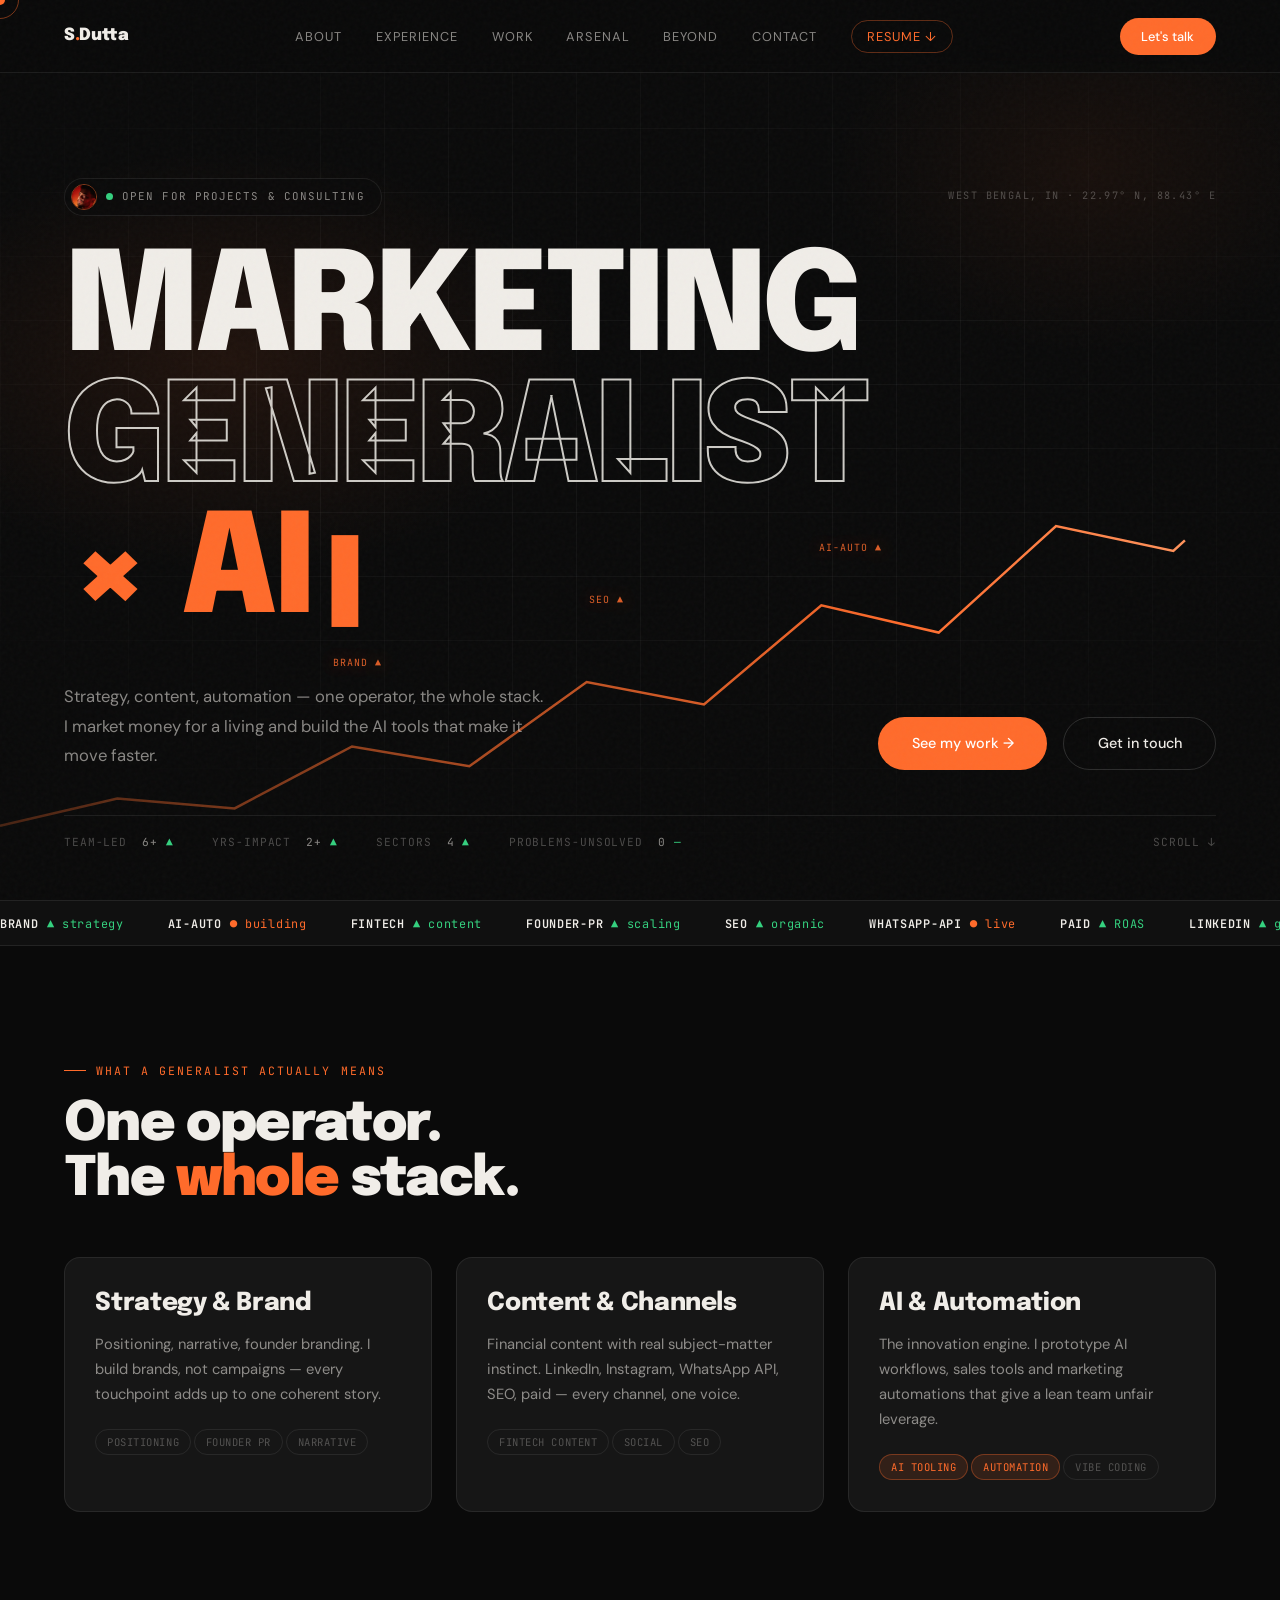
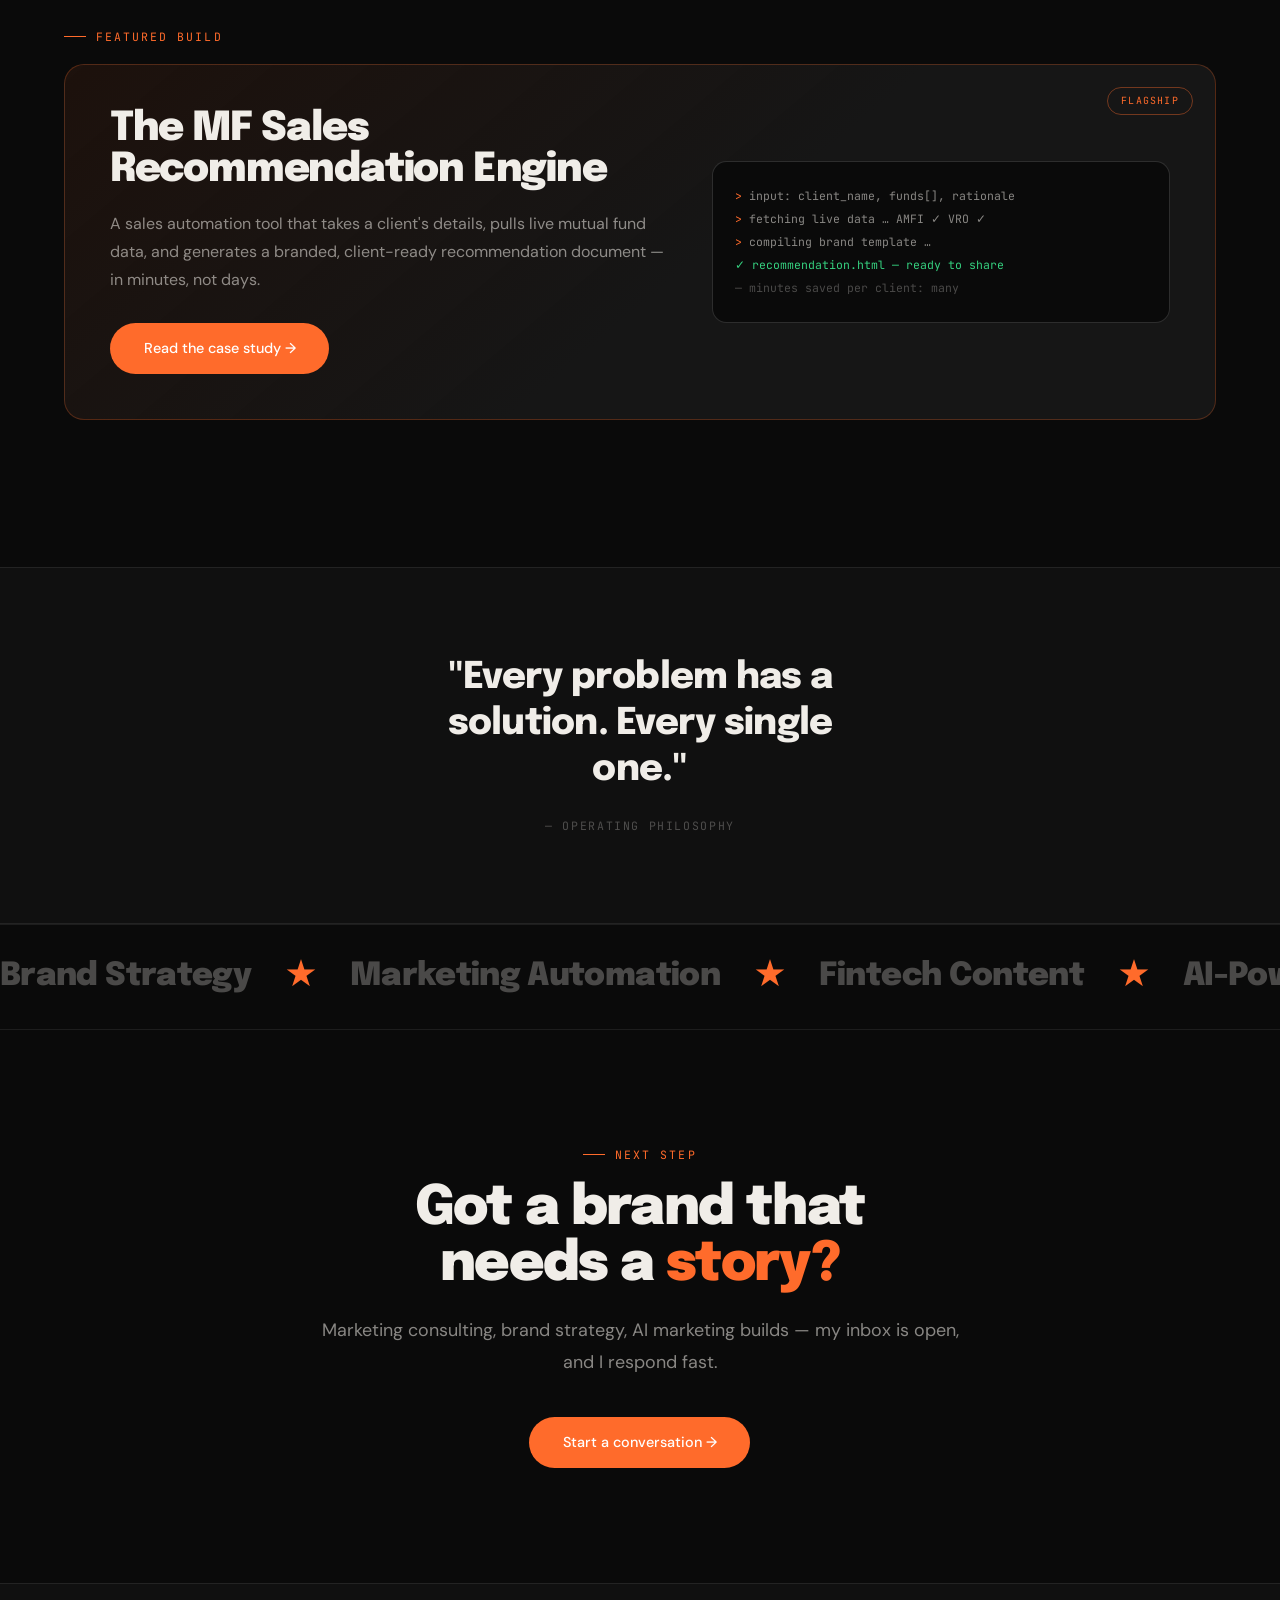
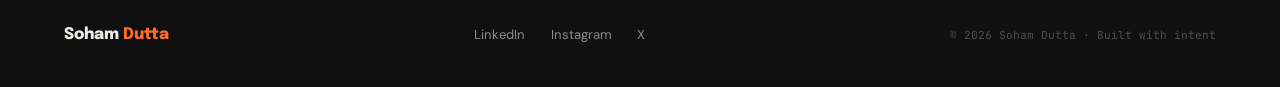
<file: index.html>
<!DOCTYPE html>
<html lang="en">
<head>
<meta charset="UTF-8">
<meta name="viewport" content="width=device-width, initial-scale=1.0">
<title>Soham Dutta — Marketing Generalist</title>
<meta name="description" content="Soham Dutta is a marketing generalist blending brand strategy, fintech content and AI-powered automation. Head of Marketing at Dhanvesttor, consultant to Bathwal Corporation.">
<link rel="preconnect" href="https://fonts.googleapis.com">
<link href="https://fonts.googleapis.com/css2?family=Epilogue:wght@700;800;900&family=DM+Sans:wght@300;400;500;600&family=JetBrains+Mono:wght@400;600&display=swap" rel="stylesheet">
<link rel="stylesheet" href="style.css">
</head>
<body>

<div class="noise"></div>
<div class="scroll-progress"></div>
<div id="cursor"></div>
<div id="cursor-ring"></div>

<nav>
  <a href="index.html" class="nav-logo">S<span>.</span>Dutta</a>
  <div class="nav-links">
    <a href="about.html">About</a>
    <a href="experience.html">Experience</a>
    <a href="work.html">Work</a>
    <a href="skills.html">Arsenal</a>
    <a href="beyond.html">Beyond</a>
    <a href="contact.html">Contact</a>
    <a href="resume.pdf" class="nav-dl" download>Resume ↓</a>
  </div>
  <a href="contact.html" class="nav-cta">Let's talk</a>
  <button class="nav-toggle" aria-label="Menu">☰</button>
</nav>

<main>

<!-- HERO · "The Uptrend" -->
<section class="hero2">
  <div class="hero-grid-bg"></div>

  <!-- rising market chart, draws itself on load -->
  <div class="hero2-chart" aria-hidden="true">
    <svg viewBox="0 0 1200 420" preserveAspectRatio="none">
      <defs>
        <linearGradient id="areaFill" x1="0" y1="0" x2="0" y2="1">
          <stop offset="0%" stop-color="#ff6b2b" stop-opacity=".22"/>
          <stop offset="100%" stop-color="#ff6b2b" stop-opacity="0"/>
        </linearGradient>
        <linearGradient id="lineGrad" x1="0" y1="0" x2="1" y2="0">
          <stop offset="0%" stop-color="#ff6b2b" stop-opacity=".25"/>
          <stop offset="70%" stop-color="#ff6b2b"/>
          <stop offset="100%" stop-color="#ffa06b"/>
        </linearGradient>
      </defs>
      <path id="chartArea" d="M0,360 L110,338 L220,346 L330,296 L440,312 L550,244 L660,262 L770,182 L880,204 L990,118 L1100,138 L1200,60 L1200,420 L0,420 Z" fill="url(#areaFill)" opacity="0"/>
      <path id="chartLine" d="M0,360 L110,338 L220,346 L330,296 L440,312 L550,244 L660,262 L770,182 L880,204 L990,118 L1100,138 L1200,60" fill="none" stroke="url(#lineGrad)" stroke-width="2.5" vector-effect="non-scaling-stroke"/>
      <circle id="chartDot" cx="1200" cy="60" r="5" fill="#ff6b2b" opacity="0"/>
      <circle id="chartPulse" cx="1200" cy="60" r="5" fill="none" stroke="#ff6b2b" opacity="0"/>
    </svg>
    <span class="chart-tag" style="left:26%;bottom:44%">BRAND ▲</span>
    <span class="chart-tag" style="left:46%;bottom:56%">SEO ▲</span>
    <span class="chart-tag" style="left:64%;bottom:66%">AI-AUTO ▲</span>
    <span class="chart-tag" style="left:82%;bottom:80%">REACH ▲</span>
  </div>

  <div class="hero2-inner">
    <div class="hero2-top reveal in">
      <div class="hero-status">
        <img src="soham.jpg" alt="Soham Dutta" class="status-avatar">
        <span class="dot"></span> Open for projects &amp; consulting
      </div>
      <div class="hero2-coord">WEST BENGAL, IN · 22.97° N, 88.43° E</div>
    </div>

    <h1 class="hero2-title">
      <span class="ht-line ht-solid">Marketing</span>
      <span class="ht-line ht-outline">Generalist</span>
      <span class="ht-line ht-accent"><span class="roto" data-rotate='["× AI","WHO SHIPS","END-TO-END","BY DESIGN"]'>× AI</span><span class="caret">▌</span></span>
    </h1>

    <div class="hero2-bottom">
      <p class="hero2-lede">Strategy, content, automation — one operator, the whole stack. I market money for a living and build the AI tools that make it move faster.</p>
      <div class="hero2-actions">
        <a href="work.html" class="btn btn-primary">See my work →</a>
        <a href="contact.html" class="btn btn-ghost">Get in touch</a>
      </div>
    </div>
  </div>

  <!-- market-strip stats -->
  <div class="hero2-strip" aria-hidden="true">
    <span class="strip-item"><b>TEAM-LED</b> 6+ <i class="up">▲</i></span>
    <span class="strip-item"><b>YRS-IMPACT</b> 2+ <i class="up">▲</i></span>
    <span class="strip-item"><b>SECTORS</b> 4 <i class="up">▲</i></span>
    <span class="strip-item"><b>PROBLEMS-UNSOLVED</b> 0 <i class="up">—</i></span>
    <span class="strip-scroll">SCROLL ↓</span>
  </div>
</section>

<!-- TICKER — signature element -->
<div class="ticker" aria-hidden="true">
  <div class="ticker-track">
    <span class="tick"><b>BRAND</b> <span class="up">▲ strategy</span></span>
    <span class="tick"><b>AI-AUTO</b> <span class="hot">● building</span></span>
    <span class="tick"><b>FINTECH</b> <span class="up">▲ content</span></span>
    <span class="tick"><b>FOUNDER-PR</b> <span class="up">▲ scaling</span></span>
    <span class="tick"><b>SEO</b> <span class="up">▲ organic</span></span>
    <span class="tick"><b>WHATSAPP-API</b> <span class="hot">● live</span></span>
    <span class="tick"><b>PAID</b> <span class="up">▲ ROAS</span></span>
    <span class="tick"><b>LINKEDIN</b> <span class="up">▲ growth</span></span>
    <span class="tick"><b>BRAND</b> <span class="up">▲ strategy</span></span>
    <span class="tick"><b>AI-AUTO</b> <span class="hot">● building</span></span>
    <span class="tick"><b>FINTECH</b> <span class="up">▲ content</span></span>
    <span class="tick"><b>FOUNDER-PR</b> <span class="up">▲ scaling</span></span>
    <span class="tick"><b>SEO</b> <span class="up">▲ organic</span></span>
    <span class="tick"><b>WHATSAPP-API</b> <span class="hot">● live</span></span>
    <span class="tick"><b>PAID</b> <span class="up">▲ ROAS</span></span>
    <span class="tick"><b>LINKEDIN</b> <span class="up">▲ growth</span></span>
  </div>
</div>

<!-- WHAT I DO -->
<section class="section">
  <div class="inner">
    <div class="eyebrow reveal">What a generalist actually means</div>
    <h2 class="h-lg reveal">One operator.<br>The <span class="accent">whole</span> stack.</h2>
    <div class="grid-3" style="margin-top:3rem">
      <div class="card reveal">
        <h3 class="h-md">Strategy &amp; Brand</h3>
        <p style="color:var(--ink-muted);font-size:.92rem;margin-top:.8rem;line-height:1.7">Positioning, narrative, founder branding. I build brands, not campaigns — every touchpoint adds up to one coherent story.</p>
        <div style="margin-top:1.2rem"><span class="chip">Positioning</span><span class="chip">Founder PR</span><span class="chip">Narrative</span></div>
      </div>
      <div class="card reveal reveal-d1">
        <h3 class="h-md">Content &amp; Channels</h3>
        <p style="color:var(--ink-muted);font-size:.92rem;margin-top:.8rem;line-height:1.7">Financial content with real subject-matter instinct. LinkedIn, Instagram, WhatsApp API, SEO, paid — every channel, one voice.</p>
        <div style="margin-top:1.2rem"><span class="chip">Fintech content</span><span class="chip">Social</span><span class="chip">SEO</span></div>
      </div>
      <div class="card reveal reveal-d2">
        <h3 class="h-md">AI &amp; Automation</h3>
        <p style="color:var(--ink-muted);font-size:.92rem;margin-top:.8rem;line-height:1.7">The innovation engine. I prototype AI workflows, sales tools and marketing automations that give a lean team unfair leverage.</p>
        <div style="margin-top:1.2rem"><span class="chip chip-hot">AI tooling</span><span class="chip chip-hot">Automation</span><span class="chip">Vibe coding</span></div>
      </div>
    </div>
  </div>
</section>

<!-- FEATURED PROJECT -->
<section class="section" style="padding-top:0">
  <div class="inner">
    <div class="eyebrow reveal">Featured build</div>
    <div class="proj-featured reveal">
      <span class="badge">Flagship</span>
      <div>
        <h2 class="h-lg" style="font-size:clamp(1.7rem,3.4vw,2.5rem)">The MF Sales<br>Recommendation Engine</h2>
        <p class="lede" style="margin-top:1.2rem;font-size:1rem">A sales automation tool that takes a client's details, pulls live mutual fund data, and generates a branded, client-ready recommendation document — in minutes, not days.</p>
        <div style="margin-top:1.8rem">
          <a href="mf-tool.html" class="btn btn-primary">Read the case study →</a>
        </div>
      </div>
      <div class="proj-visual">
        <div class="ln"><span class="p">&gt;</span> input: client_name, funds[], rationale</div>
        <div class="ln"><span class="p">&gt;</span> fetching live data … AMFI ✓ VRO ✓</div>
        <div class="ln"><span class="p">&gt;</span> compiling brand template …</div>
        <div class="ln"><span class="g">✓ recommendation.html — ready to share</span></div>
        <div class="ln" style="color:var(--ink-dim)">— minutes saved per client: many</div>
      </div>
    </div>
  </div>
</section>

<!-- QUOTE -->
<section class="quote-band">
  <blockquote class="reveal">"Every problem has a solution. Every single one."</blockquote>
  <cite class="reveal reveal-d1">— operating philosophy</cite>
</section>

<!-- WORD BAND -->
<div class="word-band" aria-hidden="true">
  <div class="word-track">
    <span>Brand Strategy</span><span class="lit">★</span>
    <span>Marketing Automation</span><span class="lit">★</span>
    <span>Fintech Content</span><span class="lit">★</span>
    <span>AI-Powered Campaigns</span><span class="lit">★</span>
    <span>Brand Strategy</span><span class="lit">★</span>
    <span>Marketing Automation</span><span class="lit">★</span>
    <span>Fintech Content</span><span class="lit">★</span>
    <span>AI-Powered Campaigns</span><span class="lit">★</span>
  </div>
</div>

<!-- CTA -->
<section class="section" style="text-align:center">
  <div class="inner">
    <div class="eyebrow reveal" style="justify-content:center">Next step</div>
    <h2 class="h-lg reveal">Got a brand that<br>needs a <span class="accent">story?</span></h2>
    <p class="lede reveal reveal-d1" style="margin:1.4rem auto 0">Marketing consulting, brand strategy, AI marketing builds — my inbox is open, and I respond fast.</p>
    <div class="reveal reveal-d2" style="margin-top:2.4rem">
      <a href="contact.html" class="btn btn-primary">Start a conversation →</a>
    </div>
  </div>
</section>

</main>

<footer>
  <div class="foot-name">Soham <span class="accent">Dutta</span></div>
  <div class="foot-links">
    <a href="#" target="_blank" rel="noopener">LinkedIn</a>
    <a href="#" target="_blank" rel="noopener">Instagram</a>
    <a href="#" target="_blank" rel="noopener">X</a>
  </div>
  <div class="foot-copy">© 2026 Soham Dutta · Built with intent</div>
</footer>

<script src="main.js"></script>
</body>
</html>
</file>
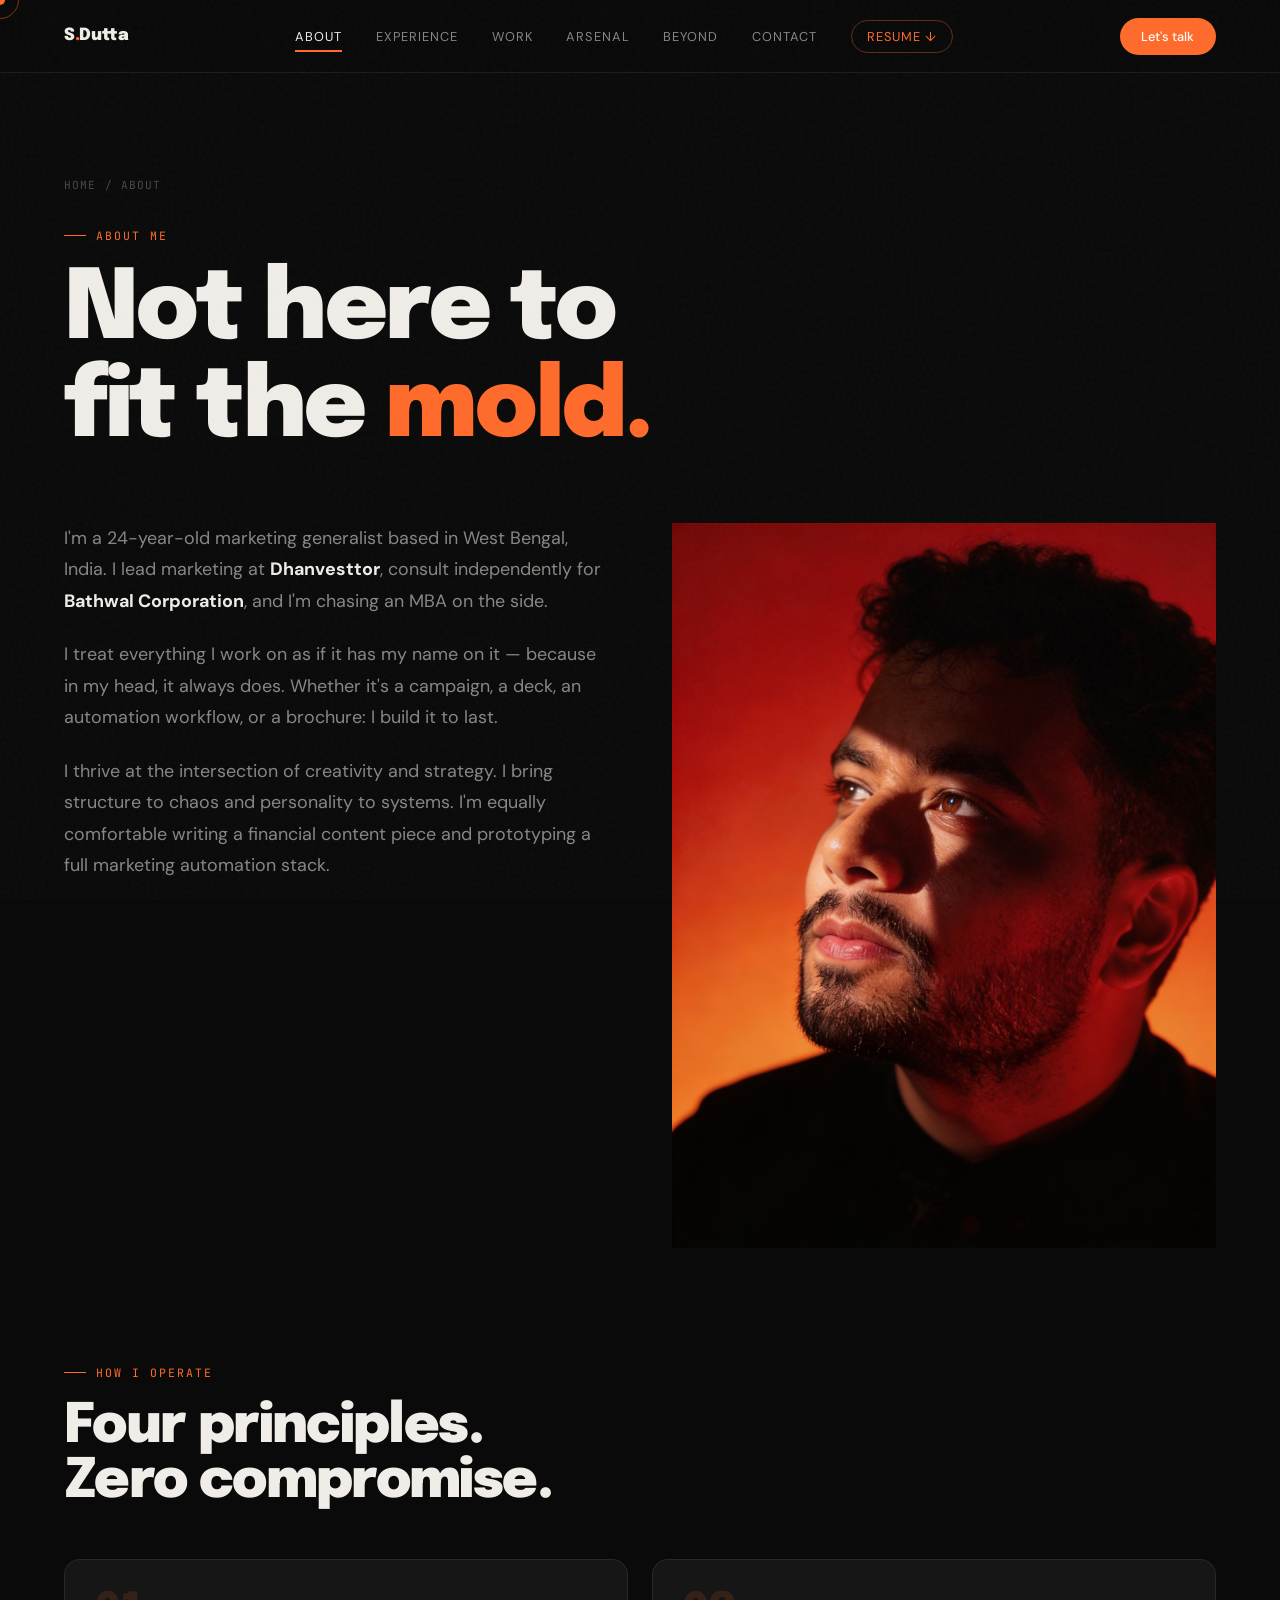
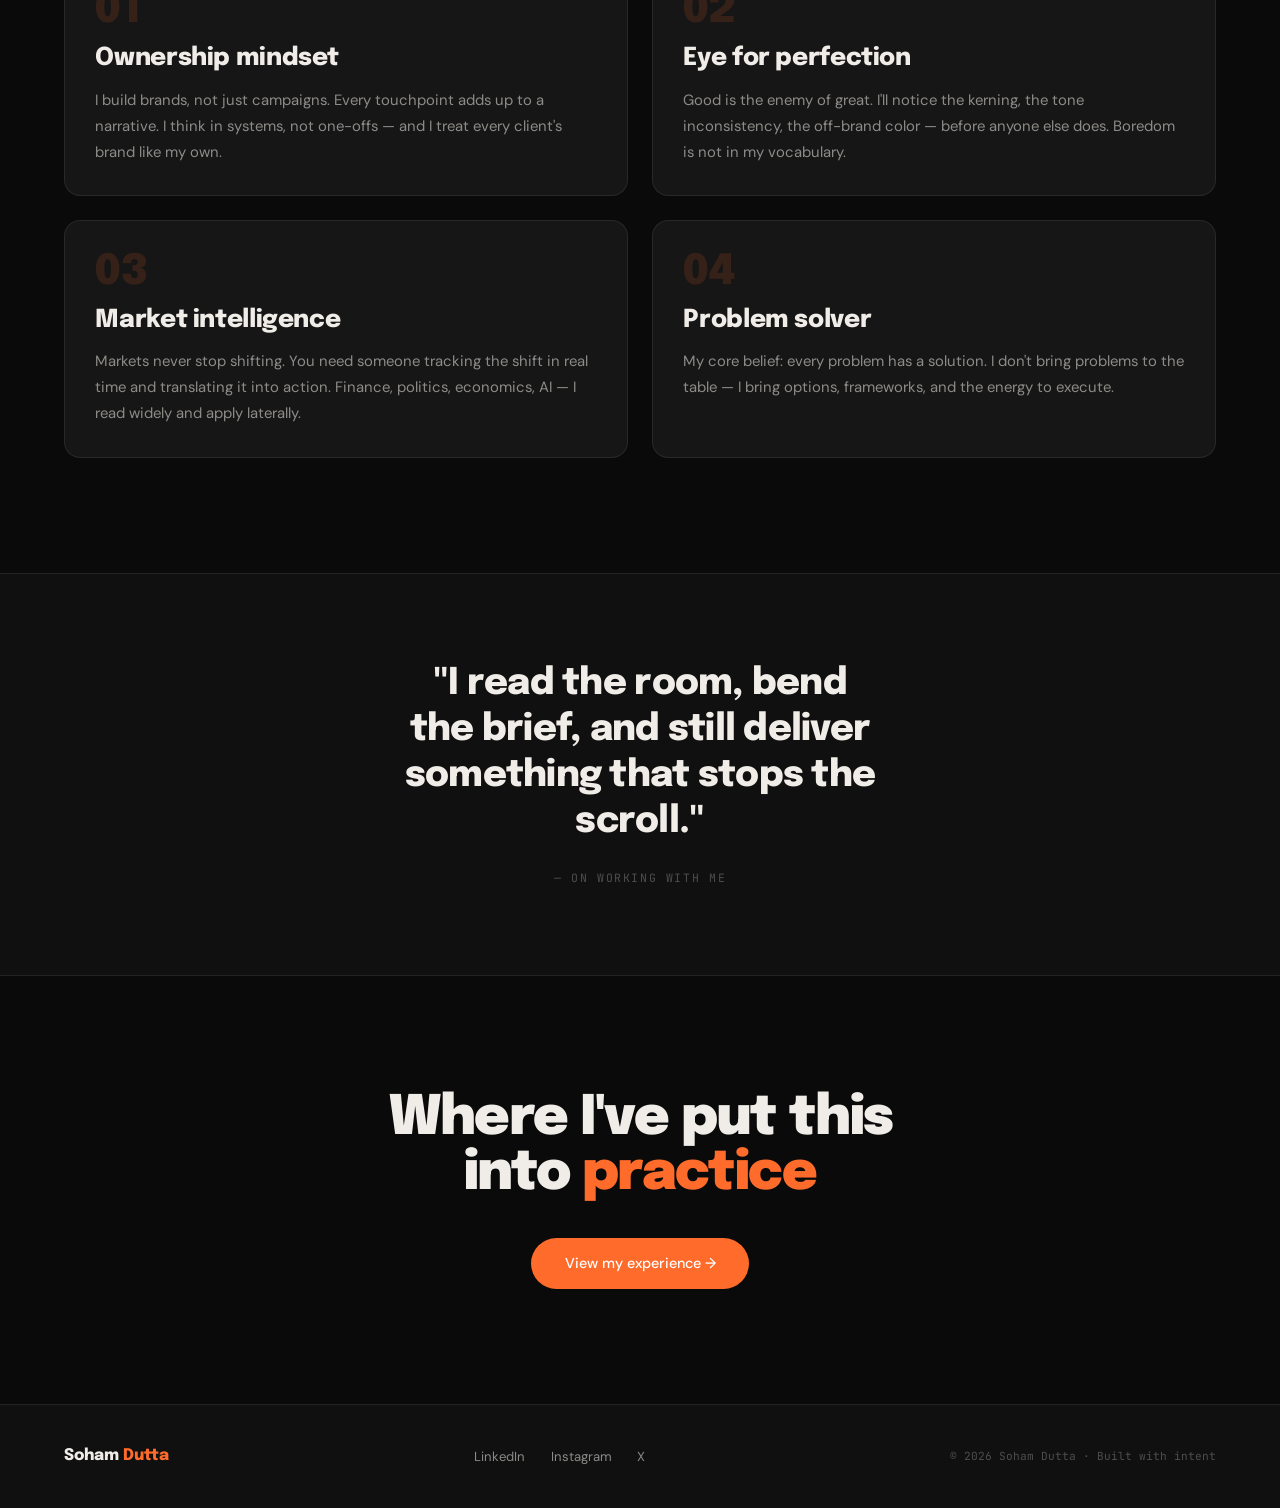
<file: about.html>
<!DOCTYPE html>
<html lang="en">
<head>
<meta charset="UTF-8">
<meta name="viewport" content="width=device-width, initial-scale=1.0">
<title>About — Soham Dutta</title>
<meta name="description" content="About Soham Dutta: a 24-year-old marketing generalist from West Bengal, India, blending brand strategy, financial content and AI.">
<link rel="preconnect" href="https://fonts.googleapis.com">
<link href="https://fonts.googleapis.com/css2?family=Epilogue:wght@700;800;900&family=DM+Sans:wght@300;400;500;600&family=JetBrains+Mono:wght@400;600&display=swap" rel="stylesheet">
<link rel="stylesheet" href="style.css">
</head>
<body>

<div class="noise"></div>
<div class="scroll-progress"></div>
<div id="cursor"></div>
<div id="cursor-ring"></div>

<nav>
  <a href="index.html" class="nav-logo">S<span>.</span>Dutta</a>
  <div class="nav-links">
    <a href="about.html">About</a>
    <a href="experience.html">Experience</a>
    <a href="work.html">Work</a>
    <a href="skills.html">Arsenal</a>
    <a href="beyond.html">Beyond</a>
    <a href="contact.html">Contact</a>
    <a href="resume.pdf" class="nav-dl" download>Resume ↓</a>
  </div>
  <a href="contact.html" class="nav-cta">Let's talk</a>
  <button class="nav-toggle" aria-label="Menu">☰</button>
</nav>

<main>

<section class="page-hero">
  <div class="inner">
    <div class="breadcrumb"><a href="index.html">Home</a> / About</div>
    <div class="eyebrow">About me</div>
    <h1 class="h-xl reveal">Not here to<br>fit the <span class="accent">mold.</span></h1>
  </div>
</section>

<section class="section" style="padding-top:0">
  <div class="inner">
    <div class="grid-2" style="gap:4rem;align-items:start">
      <div>
        <p class="lede reveal">I'm a 24-year-old marketing generalist based in West Bengal, India. I lead marketing at <b style="color:var(--ink)">Dhanvesttor</b>, consult independently for <b style="color:var(--ink)">Bathwal Corporation</b>, and I'm chasing an MBA on the side.</p>
        <p class="lede reveal reveal-d1" style="margin-top:1.4rem">I treat everything I work on as if it has my name on it — because in my head, it always does. Whether it's a campaign, a deck, an automation workflow, or a brochure: I build it to last.</p>
        <p class="lede reveal reveal-d2" style="margin-top:1.4rem">I thrive at the intersection of creativity and strategy. I bring structure to chaos and personality to systems. I'm equally comfortable writing a financial content piece and prototyping a full marketing automation stack.</p>
      </div>
      <div class="reveal reveal-d1">
        <div class="portrait" style="width:100%">
          <img src="soham.jpg" alt="Soham Dutta">
        </div>
      </div>
    </div>
  </div>
</section>

<section class="section" style="padding-top:0">
  <div class="inner">
    <div class="eyebrow reveal">How I operate</div>
    <h2 class="h-lg reveal">Four principles.<br>Zero compromise.</h2>
    <div class="grid-2" style="margin-top:3rem">
      <div class="card reveal">
        <div class="proj-num">01</div>
        <h3 class="h-md">Ownership mindset</h3>
        <p style="color:var(--ink-muted);font-size:.93rem;margin-top:.8rem;line-height:1.75">I build brands, not just campaigns. Every touchpoint adds up to a narrative. I think in systems, not one-offs — and I treat every client's brand like my own.</p>
      </div>
      <div class="card reveal reveal-d1">
        <div class="proj-num">02</div>
        <h3 class="h-md">Eye for perfection</h3>
        <p style="color:var(--ink-muted);font-size:.93rem;margin-top:.8rem;line-height:1.75">Good is the enemy of great. I'll notice the kerning, the tone inconsistency, the off-brand color — before anyone else does. Boredom is not in my vocabulary.</p>
      </div>
      <div class="card reveal reveal-d2">
        <div class="proj-num">03</div>
        <h3 class="h-md">Market intelligence</h3>
        <p style="color:var(--ink-muted);font-size:.93rem;margin-top:.8rem;line-height:1.75">Markets never stop shifting. You need someone tracking the shift in real time and translating it into action. Finance, politics, economics, AI — I read widely and apply laterally.</p>
      </div>
      <div class="card reveal reveal-d3">
        <div class="proj-num">04</div>
        <h3 class="h-md">Problem solver</h3>
        <p style="color:var(--ink-muted);font-size:.93rem;margin-top:.8rem;line-height:1.75">My core belief: every problem has a solution. I don't bring problems to the table — I bring options, frameworks, and the energy to execute.</p>
      </div>
    </div>
  </div>
</section>

<section class="quote-band">
  <blockquote class="reveal">"I read the room, bend the brief, and still deliver something that stops the scroll."</blockquote>
  <cite class="reveal reveal-d1">— on working with me</cite>
</section>

<section class="section" style="text-align:center">
  <div class="inner">
    <h2 class="h-lg reveal">Where I've put this<br>into <span class="accent">practice</span></h2>
    <div class="reveal reveal-d1" style="margin-top:2.2rem">
      <a href="experience.html" class="btn btn-primary">View my experience →</a>
    </div>
  </div>
</section>

</main>

<footer>
  <div class="foot-name">Soham <span class="accent">Dutta</span></div>
  <div class="foot-links">
    <a href="#" target="_blank" rel="noopener">LinkedIn</a>
    <a href="#" target="_blank" rel="noopener">Instagram</a>
    <a href="#" target="_blank" rel="noopener">X</a>
  </div>
  <div class="foot-copy">© 2026 Soham Dutta · Built with intent</div>
</footer>

<script src="main.js"></script>
</body>
</html>
</file>
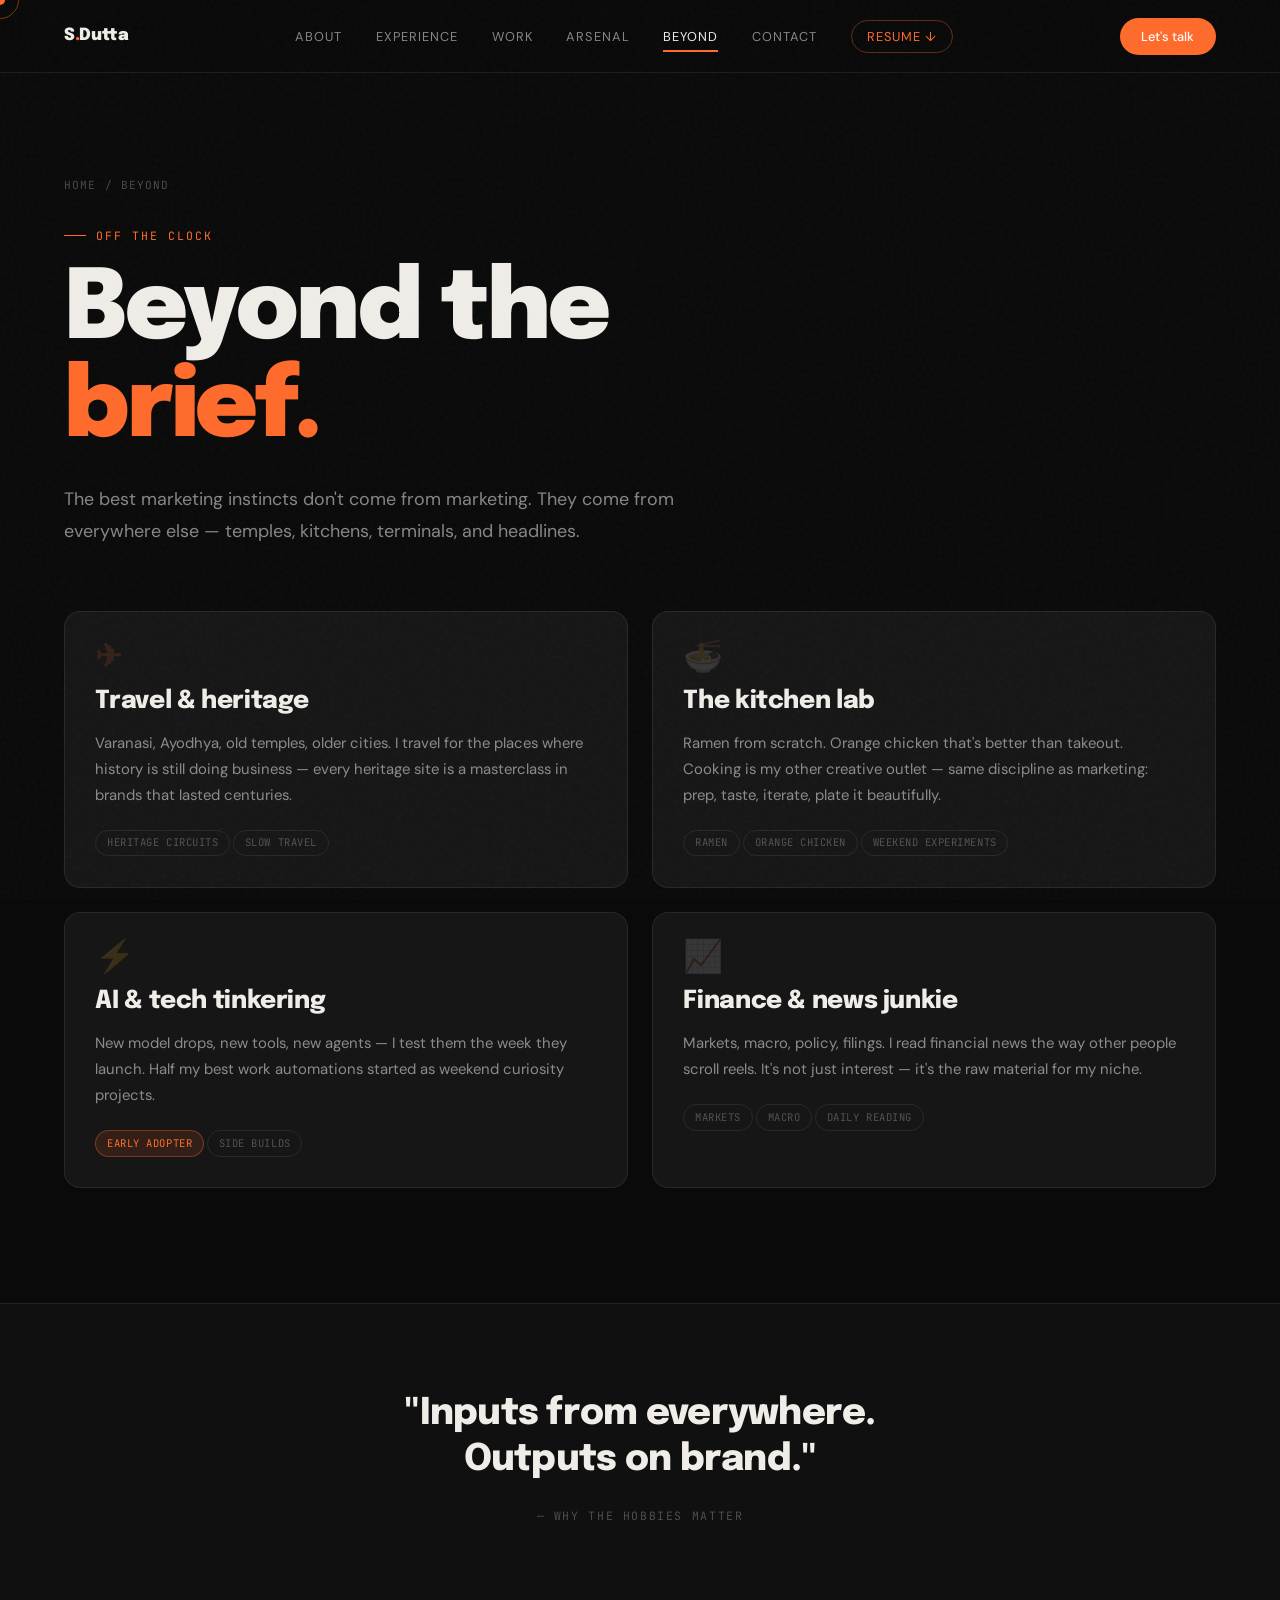
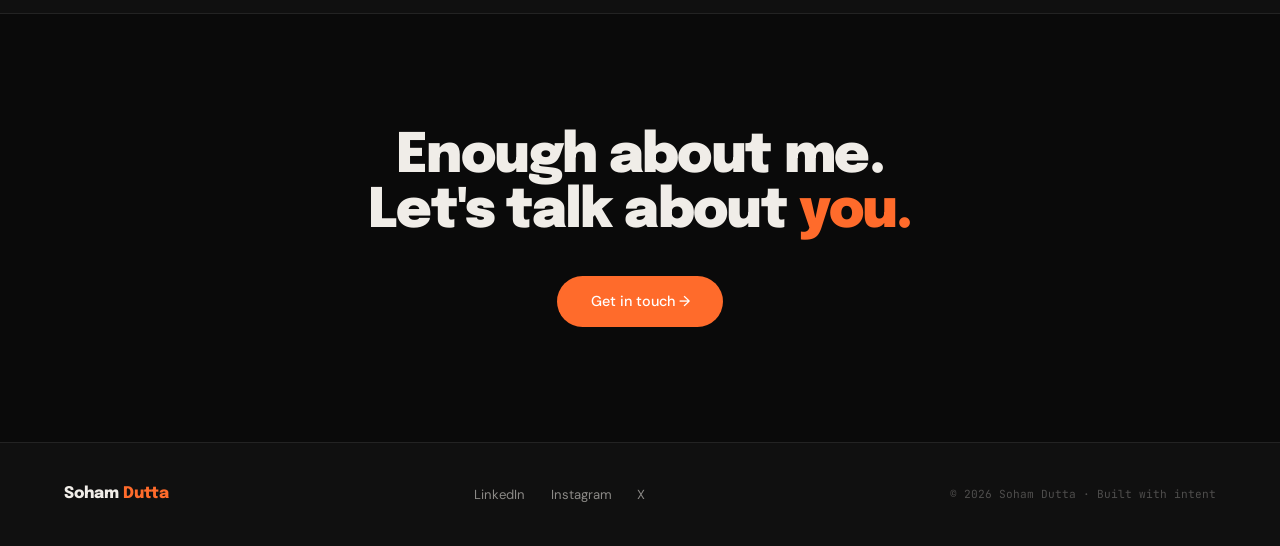
<file: beyond.html>
<!DOCTYPE html>
<html lang="en">
<head>
<meta charset="UTF-8">
<meta name="viewport" content="width=device-width, initial-scale=1.0">
<title>Beyond Work — Soham Dutta</title>
<meta name="description" content="Beyond marketing: Soham Dutta on travel, cooking, AI experiments, and an unhealthy obsession with financial news.">
<link rel="preconnect" href="https://fonts.googleapis.com">
<link href="https://fonts.googleapis.com/css2?family=Epilogue:wght@700;800;900&family=DM+Sans:wght@300;400;500;600&family=JetBrains+Mono:wght@400;600&display=swap" rel="stylesheet">
<link rel="stylesheet" href="style.css">
</head>
<body>

<div class="noise"></div>
<div class="scroll-progress"></div>
<div id="cursor"></div>
<div id="cursor-ring"></div>

<nav>
  <a href="index.html" class="nav-logo">S<span>.</span>Dutta</a>
  <div class="nav-links">
    <a href="about.html">About</a>
    <a href="experience.html">Experience</a>
    <a href="work.html">Work</a>
    <a href="skills.html">Arsenal</a>
    <a href="beyond.html">Beyond</a>
    <a href="contact.html">Contact</a>
    <a href="resume.pdf" class="nav-dl" download>Resume ↓</a>
  </div>
  <a href="contact.html" class="nav-cta">Let's talk</a>
  <button class="nav-toggle" aria-label="Menu">☰</button>
</nav>

<main>

<section class="page-hero">
  <div class="inner">
    <div class="breadcrumb"><a href="index.html">Home</a> / Beyond</div>
    <div class="eyebrow">Off the clock</div>
    <h1 class="h-xl reveal">Beyond the<br><span class="accent">brief.</span></h1>
    <p class="lede reveal reveal-d1" style="margin-top:1.6rem">The best marketing instincts don't come from marketing. They come from everywhere else — temples, kitchens, terminals, and headlines.</p>
  </div>
</section>

<section class="section" style="padding-top:0">
  <div class="inner">
    <div class="grid-2">

      <div class="card reveal">
        <div class="proj-num" style="font-size:2rem">✈</div>
        <h3 class="h-md">Travel &amp; heritage</h3>
        <p style="color:var(--ink-muted);font-size:.93rem;margin-top:.8rem;line-height:1.75">Varanasi, Ayodhya, old temples, older cities. I travel for the places where history is still doing business — every heritage site is a masterclass in brands that lasted centuries.</p>
        <div style="margin-top:1.2rem"><span class="chip">Heritage circuits</span><span class="chip">Slow travel</span></div>
      </div>

      <div class="card reveal reveal-d1">
        <div class="proj-num" style="font-size:2rem">🍜</div>
        <h3 class="h-md">The kitchen lab</h3>
        <p style="color:var(--ink-muted);font-size:.93rem;margin-top:.8rem;line-height:1.75">Ramen from scratch. Orange chicken that's better than takeout. Cooking is my other creative outlet — same discipline as marketing: prep, taste, iterate, plate it beautifully.</p>
        <div style="margin-top:1.2rem"><span class="chip">Ramen</span><span class="chip">Orange chicken</span><span class="chip">Weekend experiments</span></div>
      </div>

      <div class="card reveal reveal-d2">
        <div class="proj-num" style="font-size:2rem">⚡</div>
        <h3 class="h-md">AI &amp; tech tinkering</h3>
        <p style="color:var(--ink-muted);font-size:.93rem;margin-top:.8rem;line-height:1.75">New model drops, new tools, new agents — I test them the week they launch. Half my best work automations started as weekend curiosity projects.</p>
        <div style="margin-top:1.2rem"><span class="chip chip-hot">Early adopter</span><span class="chip">Side builds</span></div>
      </div>

      <div class="card reveal reveal-d3">
        <div class="proj-num" style="font-size:2rem">📈</div>
        <h3 class="h-md">Finance &amp; news junkie</h3>
        <p style="color:var(--ink-muted);font-size:.93rem;margin-top:.8rem;line-height:1.75">Markets, macro, policy, filings. I read financial news the way other people scroll reels. It's not just interest — it's the raw material for my niche.</p>
        <div style="margin-top:1.2rem"><span class="chip">Markets</span><span class="chip">Macro</span><span class="chip">Daily reading</span></div>
      </div>

    </div>
  </div>
</section>

<section class="quote-band">
  <blockquote class="reveal">"Inputs from everywhere. Outputs on brand."</blockquote>
  <cite class="reveal reveal-d1">— why the hobbies matter</cite>
</section>

<section class="section" style="text-align:center">
  <div class="inner">
    <h2 class="h-lg reveal">Enough about me.<br>Let's talk about <span class="accent">you.</span></h2>
    <div class="reveal reveal-d1" style="margin-top:2.2rem">
      <a href="contact.html" class="btn btn-primary">Get in touch →</a>
    </div>
  </div>
</section>

</main>

<footer>
  <div class="foot-name">Soham <span class="accent">Dutta</span></div>
  <div class="foot-links">
    <a href="#" target="_blank" rel="noopener">LinkedIn</a>
    <a href="#" target="_blank" rel="noopener">Instagram</a>
    <a href="#" target="_blank" rel="noopener">X</a>
  </div>
  <div class="foot-copy">© 2026 Soham Dutta · Built with intent</div>
</footer>

<script src="main.js"></script>
</body>
</html>
</file>
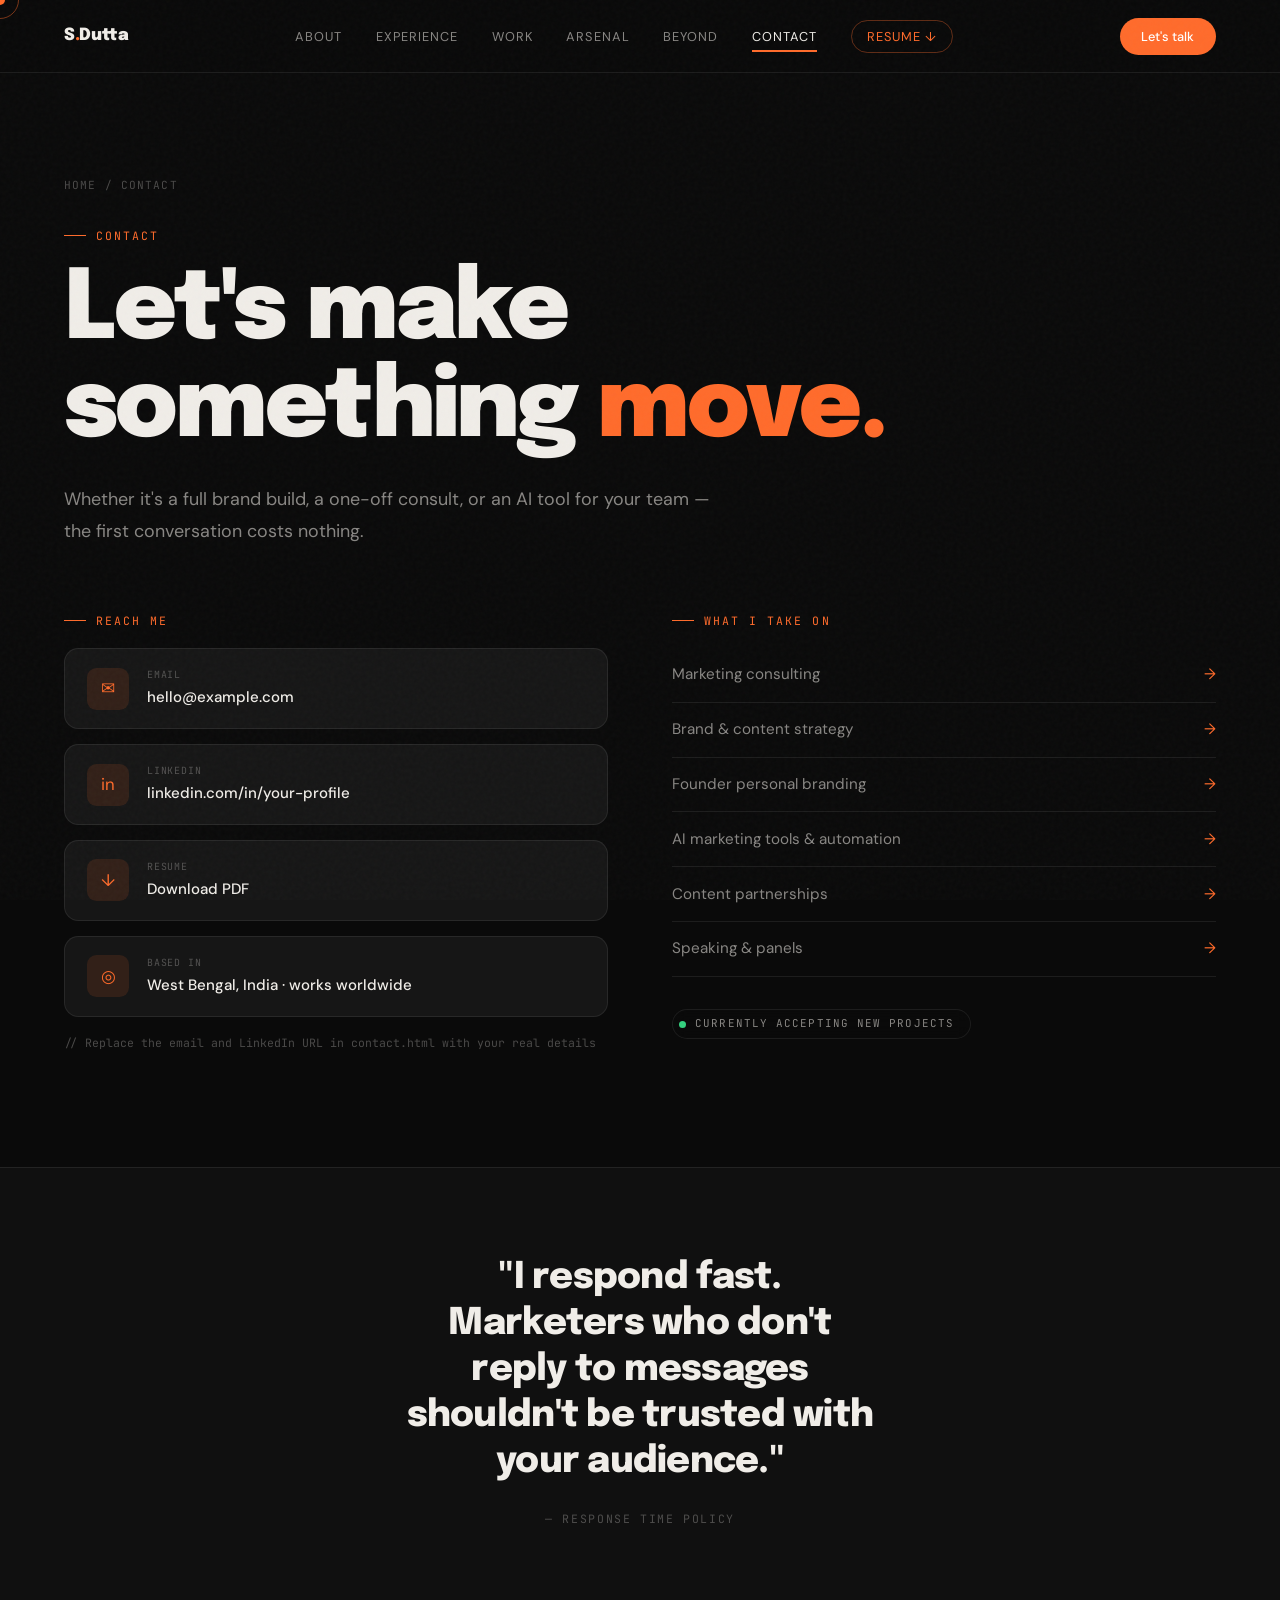
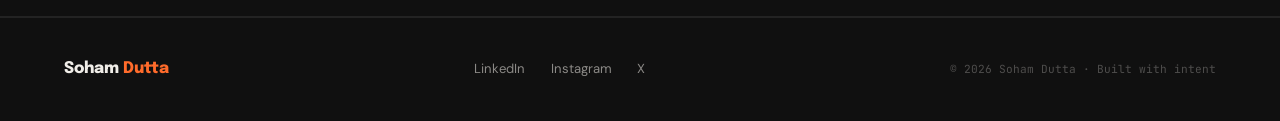
<file: contact.html>
<!DOCTYPE html>
<html lang="en">
<head>
<meta charset="UTF-8">
<meta name="viewport" content="width=device-width, initial-scale=1.0">
<title>Contact — Soham Dutta</title>
<meta name="description" content="Get in touch with Soham Dutta for marketing consulting, brand strategy, content partnerships and AI marketing projects.">
<link rel="preconnect" href="https://fonts.googleapis.com">
<link href="https://fonts.googleapis.com/css2?family=Epilogue:wght@700;800;900&family=DM+Sans:wght@300;400;500;600&family=JetBrains+Mono:wght@400;600&display=swap" rel="stylesheet">
<link rel="stylesheet" href="style.css">
</head>
<body>

<div class="noise"></div>
<div class="scroll-progress"></div>
<div id="cursor"></div>
<div id="cursor-ring"></div>

<nav>
  <a href="index.html" class="nav-logo">S<span>.</span>Dutta</a>
  <div class="nav-links">
    <a href="about.html">About</a>
    <a href="experience.html">Experience</a>
    <a href="work.html">Work</a>
    <a href="skills.html">Arsenal</a>
    <a href="beyond.html">Beyond</a>
    <a href="contact.html">Contact</a>
    <a href="resume.pdf" class="nav-dl" download>Resume ↓</a>
  </div>
  <a href="contact.html" class="nav-cta">Let's talk</a>
  <button class="nav-toggle" aria-label="Menu">☰</button>
</nav>

<main>

<section class="page-hero">
  <div class="inner">
    <div class="breadcrumb"><a href="index.html">Home</a> / Contact</div>
    <div class="eyebrow">Contact</div>
    <h1 class="h-xl reveal">Let's make<br>something <span class="accent">move.</span></h1>
    <p class="lede reveal reveal-d1" style="margin-top:1.6rem">Whether it's a full brand build, a one-off consult, or an AI tool for your team — the first conversation costs nothing.</p>
  </div>
</section>

<section class="section" style="padding-top:0">
  <div class="inner">
    <div class="contact-grid">

      <div>
        <div class="eyebrow reveal">Reach me</div>
        <a class="contact-link reveal" href="mailto:hello@example.com">
          <div class="cl-icon">✉</div>
          <div>
            <div class="cl-label">Email</div>
            <div class="cl-value">hello@example.com</div>
          </div>
        </a>
        <a class="contact-link reveal reveal-d1" href="#" target="_blank" rel="noopener">
          <div class="cl-icon">in</div>
          <div>
            <div class="cl-label">LinkedIn</div>
            <div class="cl-value">linkedin.com/in/your-profile</div>
          </div>
        </a>
        <a class="contact-link reveal reveal-d2" href="resume.pdf" download>
          <div class="cl-icon">↓</div>
          <div>
            <div class="cl-label">Resume</div>
            <div class="cl-value">Download PDF</div>
          </div>
        </a>
        <a class="contact-link reveal reveal-d2" href="#" target="_blank" rel="noopener">
          <div class="cl-icon">◎</div>
          <div>
            <div class="cl-label">Based in</div>
            <div class="cl-value">West Bengal, India · works worldwide</div>
          </div>
        </a>
        <p class="reveal reveal-d3" style="font-family:var(--font-mono);font-size:.72rem;color:var(--ink-dim);margin-top:1rem">// Replace the email and LinkedIn URL in contact.html with your real details</p>
      </div>

      <div>
        <div class="eyebrow reveal">What I take on</div>
        <ul class="svc-list">
          <li class="reveal">Marketing consulting</li>
          <li class="reveal reveal-d1">Brand &amp; content strategy</li>
          <li class="reveal reveal-d2">Founder personal branding</li>
          <li class="reveal reveal-d3">AI marketing tools &amp; automation</li>
          <li class="reveal reveal-d3">Content partnerships</li>
          <li class="reveal reveal-d3">Speaking &amp; panels</li>
        </ul>
        <div class="reveal reveal-d3" style="margin-top:2rem">
          <div class="hero-status"><span class="dot"></span> Currently accepting new projects</div>
        </div>
      </div>

    </div>
  </div>
</section>

<section class="quote-band">
  <blockquote class="reveal">"I respond fast. Marketers who don't reply to messages shouldn't be trusted with your audience."</blockquote>
  <cite class="reveal reveal-d1">— response time policy</cite>
</section>

</main>

<footer>
  <div class="foot-name">Soham <span class="accent">Dutta</span></div>
  <div class="foot-links">
    <a href="#" target="_blank" rel="noopener">LinkedIn</a>
    <a href="#" target="_blank" rel="noopener">Instagram</a>
    <a href="#" target="_blank" rel="noopener">X</a>
  </div>
  <div class="foot-copy">© 2026 Soham Dutta · Built with intent</div>
</footer>

<script src="main.js"></script>
</body>
</html>
</file>
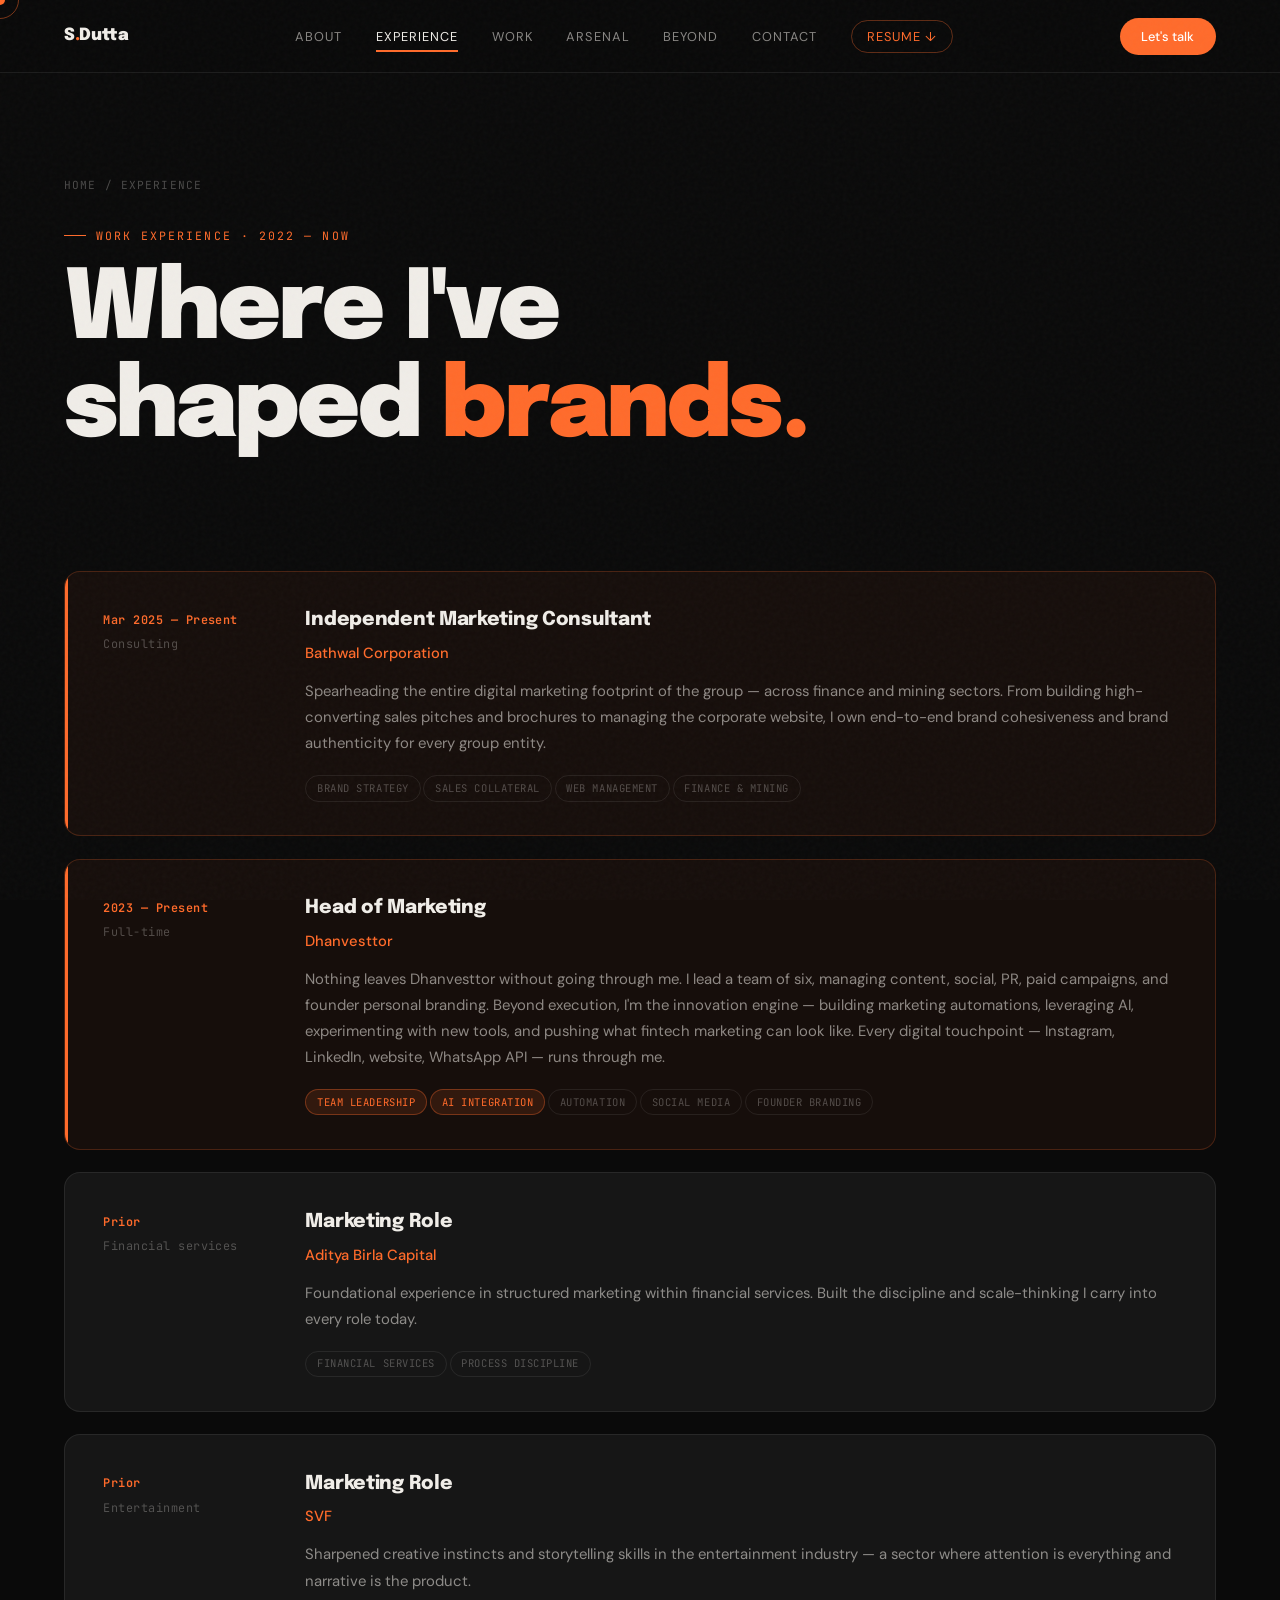
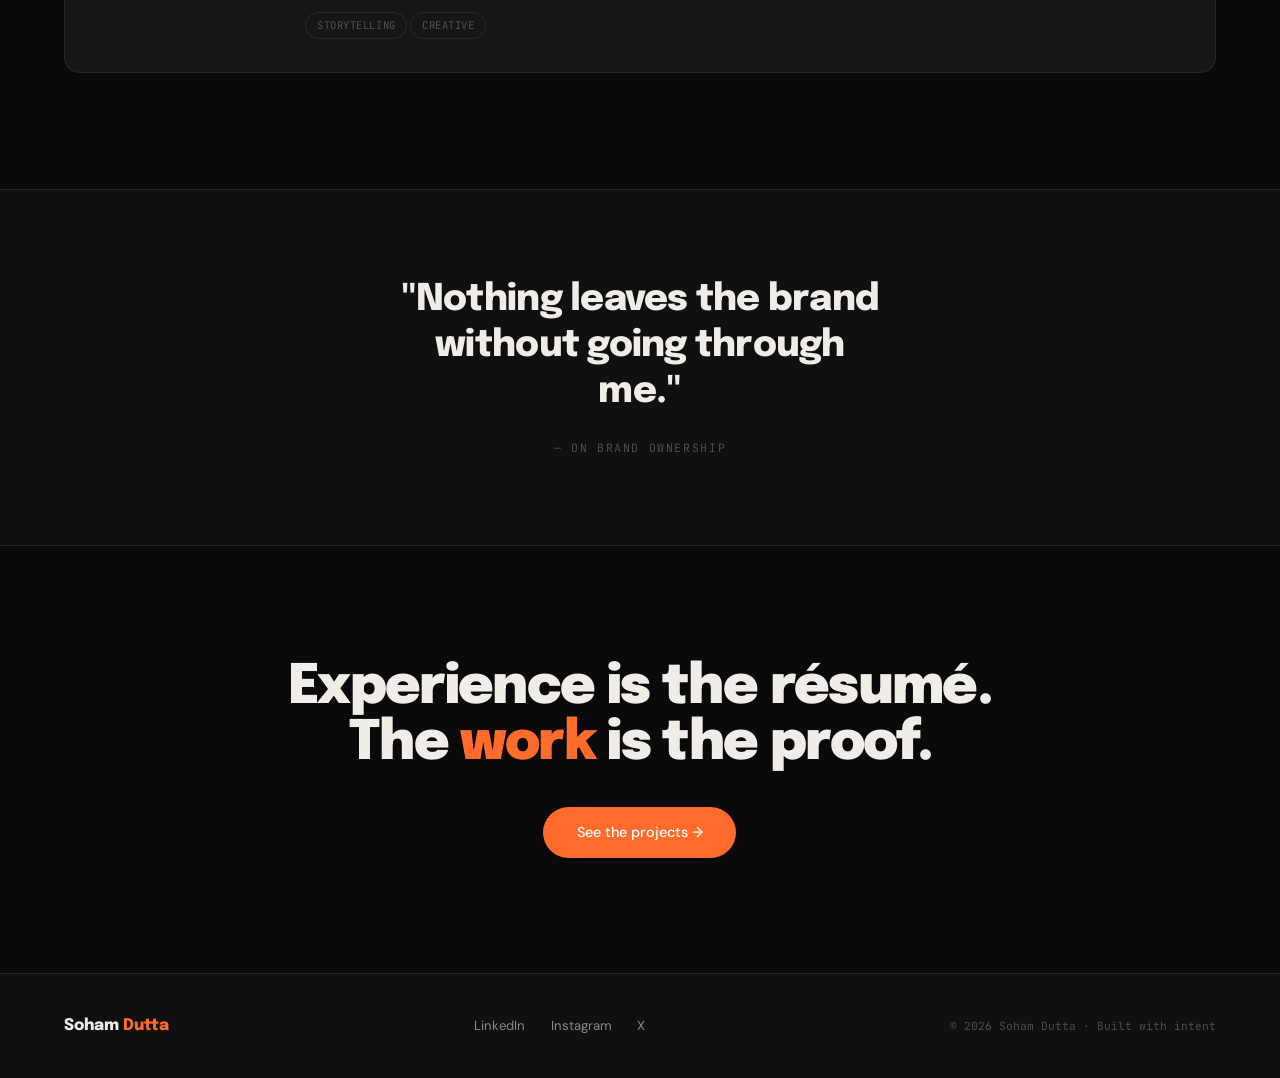
<file: experience.html>
<!DOCTYPE html>
<html lang="en">
<head>
<meta charset="UTF-8">
<meta name="viewport" content="width=device-width, initial-scale=1.0">
<title>Experience — Soham Dutta</title>
<meta name="description" content="Career timeline of Soham Dutta: Head of Marketing at Dhanvesttor, independent consultant to Bathwal Corporation, ex Aditya Birla Capital and SVF.">
<link rel="preconnect" href="https://fonts.googleapis.com">
<link href="https://fonts.googleapis.com/css2?family=Epilogue:wght@700;800;900&family=DM+Sans:wght@300;400;500;600&family=JetBrains+Mono:wght@400;600&display=swap" rel="stylesheet">
<link rel="stylesheet" href="style.css">
</head>
<body>

<div class="noise"></div>
<div class="scroll-progress"></div>
<div id="cursor"></div>
<div id="cursor-ring"></div>

<nav>
  <a href="index.html" class="nav-logo">S<span>.</span>Dutta</a>
  <div class="nav-links">
    <a href="about.html">About</a>
    <a href="experience.html">Experience</a>
    <a href="work.html">Work</a>
    <a href="skills.html">Arsenal</a>
    <a href="beyond.html">Beyond</a>
    <a href="contact.html">Contact</a>
    <a href="resume.pdf" class="nav-dl" download>Resume ↓</a>
  </div>
  <a href="contact.html" class="nav-cta">Let's talk</a>
  <button class="nav-toggle" aria-label="Menu">☰</button>
</nav>

<main>

<section class="page-hero">
  <div class="inner">
    <div class="breadcrumb"><a href="index.html">Home</a> / Experience</div>
    <div class="eyebrow">Work experience · 2022 — now</div>
    <h1 class="h-xl reveal">Where I've<br>shaped <span class="accent">brands.</span></h1>
  </div>
</section>

<section class="section" style="padding-top:0">
  <div class="inner">
    <div class="xp-list">

      <div class="xp current reveal">
        <div class="xp-when"><b>Mar 2025 — Present</b>Consulting</div>
        <div>
          <div class="xp-role">Independent Marketing Consultant</div>
          <div class="xp-org">Bathwal Corporation</div>
          <p class="xp-desc">Spearheading the entire digital marketing footprint of the group — across finance and mining sectors. From building high-converting sales pitches and brochures to managing the corporate website, I own end-to-end brand cohesiveness and brand authenticity for every group entity.</p>
          <div class="xp-tags">
            <span class="chip">Brand strategy</span><span class="chip">Sales collateral</span><span class="chip">Web management</span><span class="chip">Finance &amp; mining</span>
          </div>
        </div>
      </div>

      <div class="xp current reveal reveal-d1">
        <div class="xp-when"><b>2023 — Present</b>Full-time</div>
        <div>
          <div class="xp-role">Head of Marketing</div>
          <div class="xp-org">Dhanvesttor</div>
          <p class="xp-desc">Nothing leaves Dhanvesttor without going through me. I lead a team of six, managing content, social, PR, paid campaigns, and founder personal branding. Beyond execution, I'm the innovation engine — building marketing automations, leveraging AI, experimenting with new tools, and pushing what fintech marketing can look like. Every digital touchpoint — Instagram, LinkedIn, website, WhatsApp API — runs through me.</p>
          <div class="xp-tags">
            <span class="chip chip-hot">Team leadership</span><span class="chip chip-hot">AI integration</span><span class="chip">Automation</span><span class="chip">Social media</span><span class="chip">Founder branding</span>
          </div>
        </div>
      </div>

      <div class="xp reveal reveal-d2">
        <div class="xp-when"><b>Prior</b>Financial services</div>
        <div>
          <div class="xp-role">Marketing Role</div>
          <div class="xp-org">Aditya Birla Capital</div>
          <p class="xp-desc">Foundational experience in structured marketing within financial services. Built the discipline and scale-thinking I carry into every role today.</p>
          <div class="xp-tags"><span class="chip">Financial services</span><span class="chip">Process discipline</span></div>
        </div>
      </div>

      <div class="xp reveal reveal-d3">
        <div class="xp-when"><b>Prior</b>Entertainment</div>
        <div>
          <div class="xp-role">Marketing Role</div>
          <div class="xp-org">SVF</div>
          <p class="xp-desc">Sharpened creative instincts and storytelling skills in the entertainment industry — a sector where attention is everything and narrative is the product.</p>
          <div class="xp-tags"><span class="chip">Storytelling</span><span class="chip">Creative</span></div>
        </div>
      </div>

    </div>
  </div>
</section>

<section class="quote-band">
  <blockquote class="reveal">"Nothing leaves the brand without going through me."</blockquote>
  <cite class="reveal reveal-d1">— on brand ownership</cite>
</section>

<section class="section" style="text-align:center">
  <div class="inner">
    <h2 class="h-lg reveal">Experience is the résumé.<br>The <span class="accent">work</span> is the proof.</h2>
    <div class="reveal reveal-d1" style="margin-top:2.2rem">
      <a href="work.html" class="btn btn-primary">See the projects →</a>
    </div>
  </div>
</section>

</main>

<footer>
  <div class="foot-name">Soham <span class="accent">Dutta</span></div>
  <div class="foot-links">
    <a href="#" target="_blank" rel="noopener">LinkedIn</a>
    <a href="#" target="_blank" rel="noopener">Instagram</a>
    <a href="#" target="_blank" rel="noopener">X</a>
  </div>
  <div class="foot-copy">© 2026 Soham Dutta · Built with intent</div>
</footer>

<script src="main.js"></script>
</body>
</html>
</file>
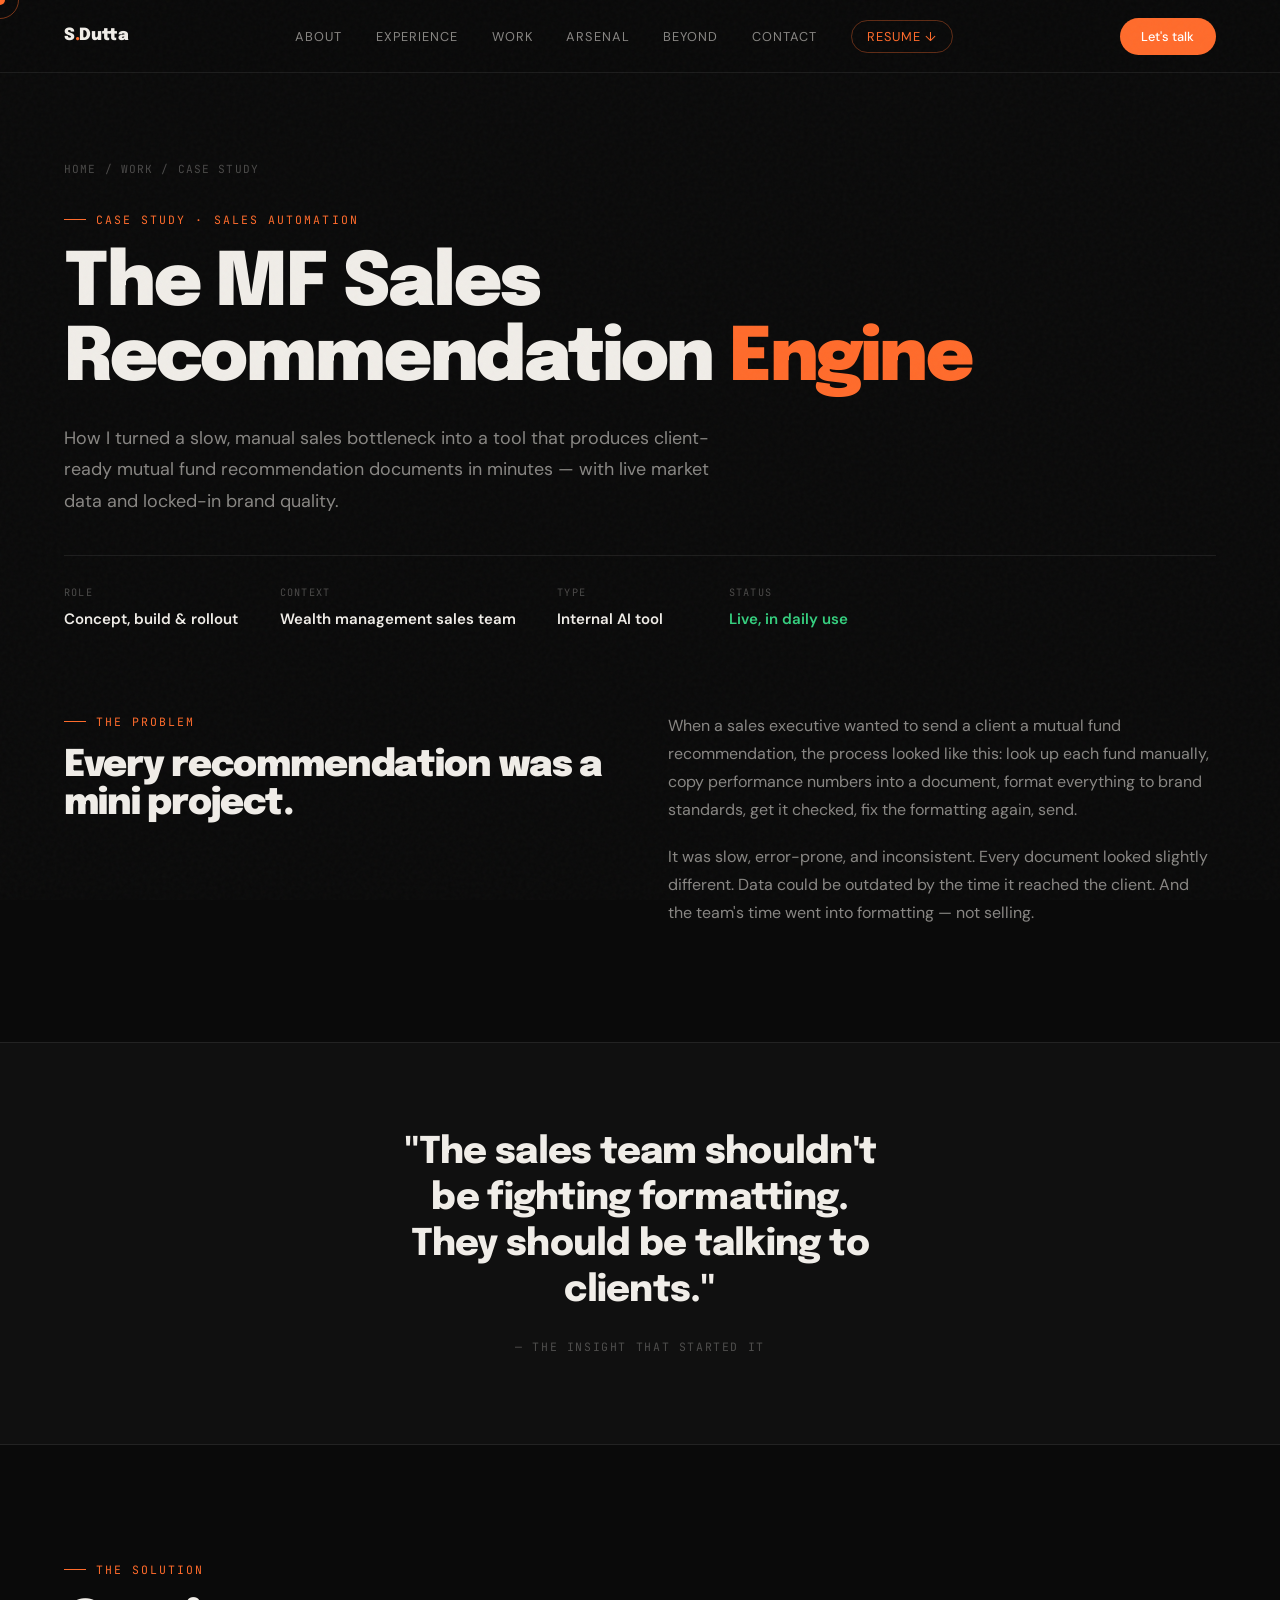
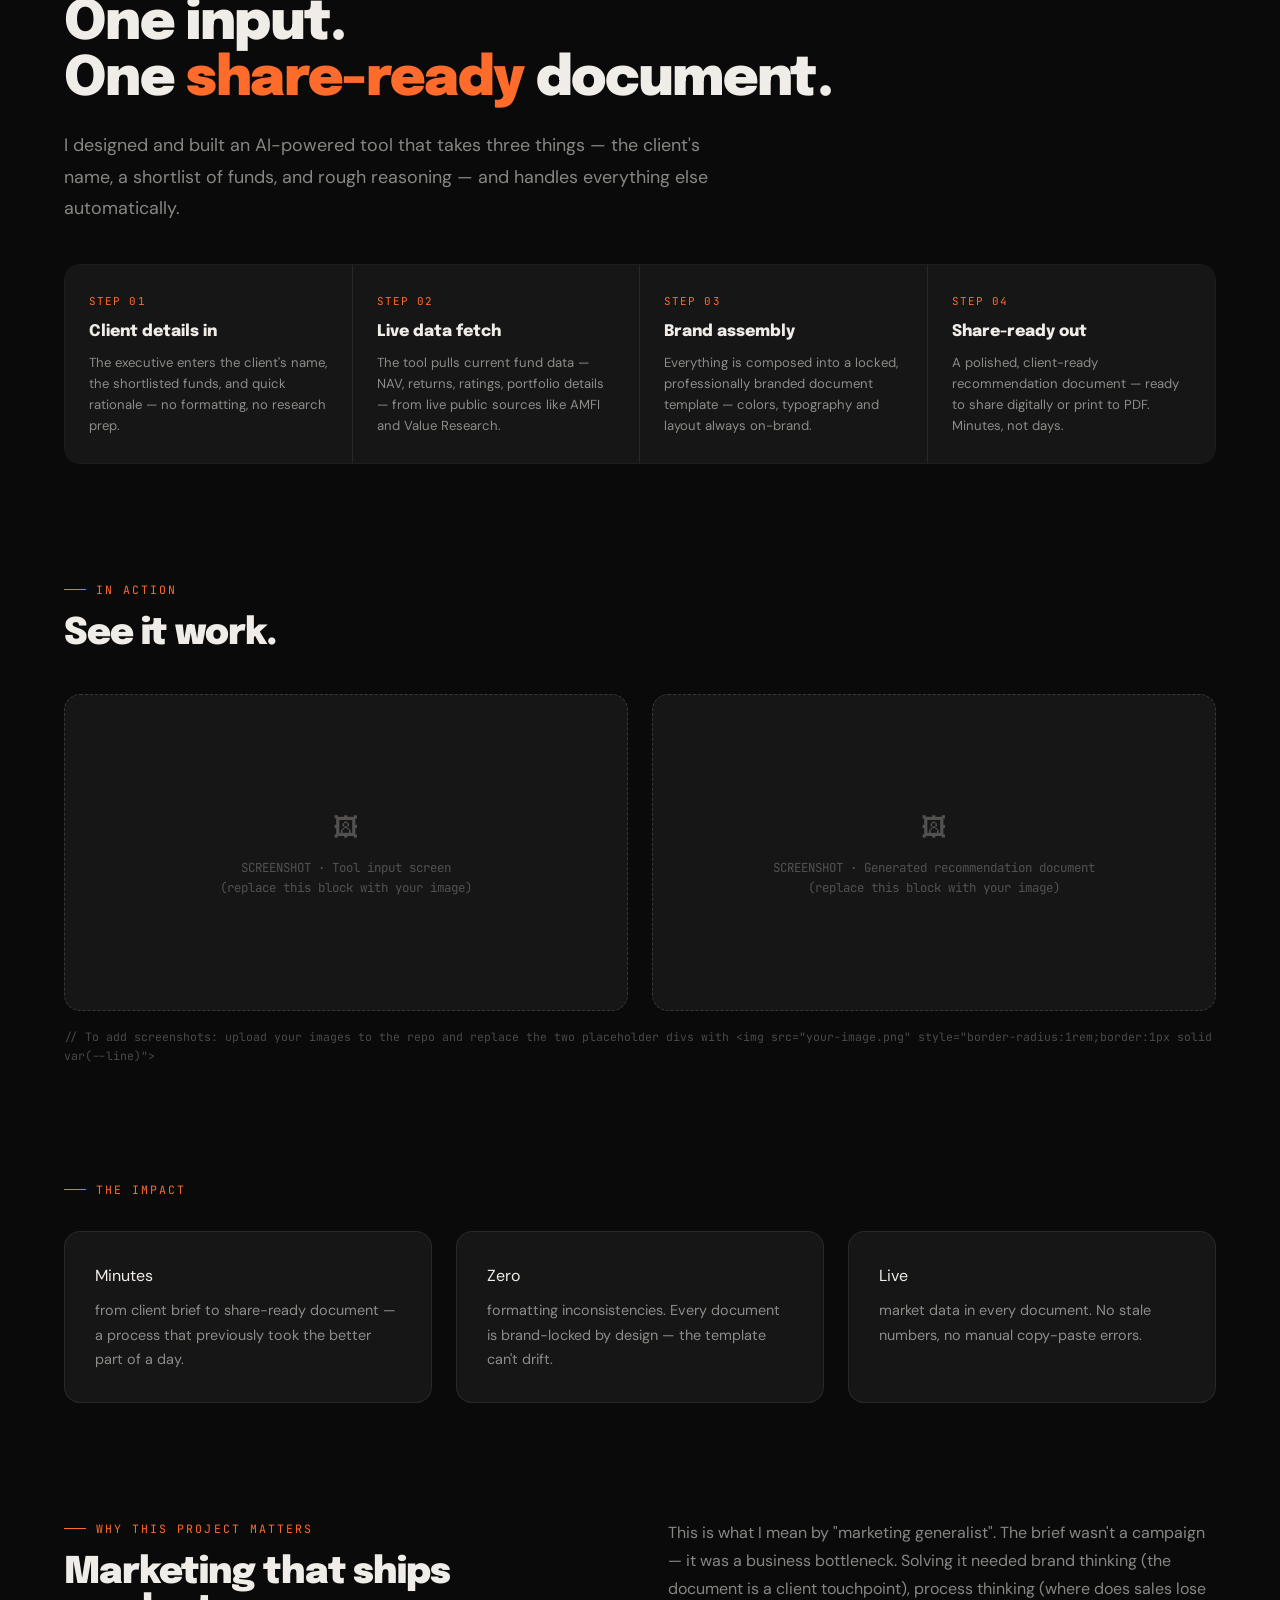
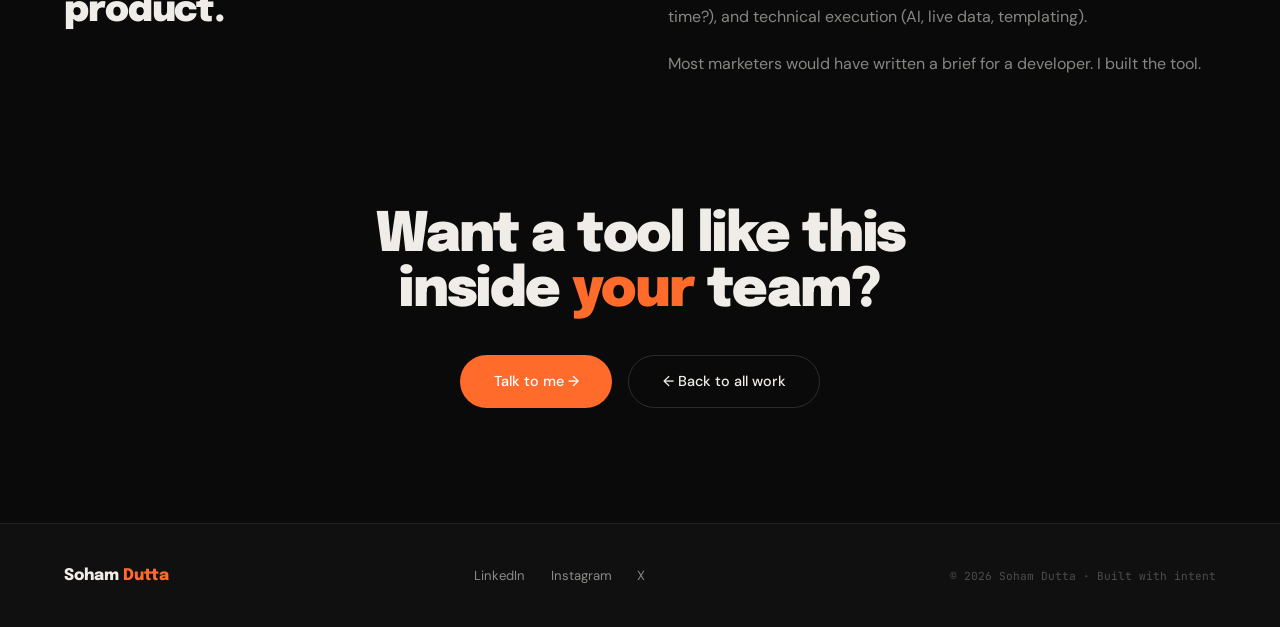
<file: mf-tool.html>
<!DOCTYPE html>
<html lang="en">
<head>
<meta charset="UTF-8">
<meta name="viewport" content="width=device-width, initial-scale=1.0">
<title>Case Study: MF Sales Recommendation Engine — Soham Dutta</title>
<meta name="description" content="Case study: an AI-powered sales automation tool that turns a client profile into a branded mutual fund recommendation document in minutes.">
<link rel="preconnect" href="https://fonts.googleapis.com">
<link href="https://fonts.googleapis.com/css2?family=Epilogue:wght@700;800;900&family=DM+Sans:wght@300;400;500;600&family=JetBrains+Mono:wght@400;600&display=swap" rel="stylesheet">
<link rel="stylesheet" href="style.css">
</head>
<body>

<div class="noise"></div>
<div class="scroll-progress"></div>
<div id="cursor"></div>
<div id="cursor-ring"></div>

<nav>
  <a href="index.html" class="nav-logo">S<span>.</span>Dutta</a>
  <div class="nav-links">
    <a href="about.html">About</a>
    <a href="experience.html">Experience</a>
    <a href="work.html">Work</a>
    <a href="skills.html">Arsenal</a>
    <a href="beyond.html">Beyond</a>
    <a href="contact.html">Contact</a>
    <a href="resume.pdf" class="nav-dl" download>Resume ↓</a>
  </div>
  <a href="contact.html" class="nav-cta">Let's talk</a>
  <button class="nav-toggle" aria-label="Menu">☰</button>
</nav>

<main>

<!-- CASE HERO -->
<section class="case-hero">
  <div class="inner">
    <div class="breadcrumb"><a href="index.html">Home</a> / <a href="work.html">Work</a> / Case study</div>
    <div class="eyebrow">Case study · Sales automation</div>
    <h1 class="h-xl reveal" style="font-size:clamp(2.3rem,6vw,4.6rem)">The MF Sales<br>Recommendation <span class="accent">Engine</span></h1>
    <p class="lede reveal reveal-d1" style="margin-top:1.6rem">How I turned a slow, manual sales bottleneck into a tool that produces client-ready mutual fund recommendation documents in minutes — with live market data and locked-in brand quality.</p>

    <div class="case-meta reveal reveal-d2">
      <div><div class="cm-label">Role</div><div class="cm-value">Concept, build &amp; rollout</div></div>
      <div><div class="cm-label">Context</div><div class="cm-value">Wealth management sales team</div></div>
      <div><div class="cm-label">Type</div><div class="cm-value">Internal AI tool</div></div>
      <div><div class="cm-label">Status</div><div class="cm-value" style="color:var(--green)">Live, in daily use</div></div>
    </div>
  </div>
</section>

<!-- THE PROBLEM -->
<section class="section" style="padding-top:2rem">
  <div class="inner">
    <div class="grid-2" style="gap:3.5rem">
      <div>
        <div class="eyebrow reveal">The problem</div>
        <h2 class="h-lg reveal" style="font-size:clamp(1.6rem,3.2vw,2.3rem)">Every recommendation was a mini project.</h2>
      </div>
      <div>
        <p class="lede reveal" style="font-size:1rem">When a sales executive wanted to send a client a mutual fund recommendation, the process looked like this: look up each fund manually, copy performance numbers into a document, format everything to brand standards, get it checked, fix the formatting again, send.</p>
        <p class="lede reveal reveal-d1" style="font-size:1rem;margin-top:1.2rem">It was slow, error-prone, and inconsistent. Every document looked slightly different. Data could be outdated by the time it reached the client. And the team's time went into formatting — not selling.</p>
      </div>
    </div>
  </div>
</section>

<!-- THE INSIGHT -->
<section class="quote-band">
  <blockquote class="reveal">"The sales team shouldn't be fighting formatting. They should be talking to clients."</blockquote>
  <cite class="reveal reveal-d1">— the insight that started it</cite>
</section>

<!-- THE SOLUTION -->
<section class="section">
  <div class="inner">
    <div class="eyebrow reveal">The solution</div>
    <h2 class="h-lg reveal">One input.<br>One <span class="accent">share-ready</span> document.</h2>
    <p class="lede reveal reveal-d1" style="margin-top:1.4rem">I designed and built an AI-powered tool that takes three things — the client's name, a shortlist of funds, and rough reasoning — and handles everything else automatically.</p>

    <div class="flow reveal reveal-d2">
      <div class="flow-step">
        <div class="fs-num">STEP 01</div>
        <div class="fs-title">Client details in</div>
        <div class="fs-desc">The executive enters the client's name, the shortlisted funds, and quick rationale — no formatting, no research prep.</div>
      </div>
      <div class="flow-step">
        <div class="fs-num">STEP 02</div>
        <div class="fs-title">Live data fetch</div>
        <div class="fs-desc">The tool pulls current fund data — NAV, returns, ratings, portfolio details — from live public sources like AMFI and Value Research.</div>
      </div>
      <div class="flow-step">
        <div class="fs-num">STEP 03</div>
        <div class="fs-title">Brand assembly</div>
        <div class="fs-desc">Everything is composed into a locked, professionally branded document template — colors, typography and layout always on-brand.</div>
      </div>
      <div class="flow-step">
        <div class="fs-num">STEP 04</div>
        <div class="fs-title">Share-ready out</div>
        <div class="fs-desc">A polished, client-ready recommendation document — ready to share digitally or print to PDF. Minutes, not days.</div>
      </div>
    </div>
  </div>
</section>

<!-- SCREENSHOTS -->
<section class="section" style="padding-top:0">
  <div class="inner">
    <div class="eyebrow reveal">In action</div>
    <h2 class="h-lg reveal" style="font-size:clamp(1.6rem,3.2vw,2.3rem)">See it work.</h2>
    <div class="grid-2" style="margin-top:2.5rem">
      <div class="shot-placeholder reveal">
        <span style="font-size:1.6rem">🖼</span>
        <span>SCREENSHOT · Tool input screen<br>(replace this block with your image)</span>
      </div>
      <div class="shot-placeholder reveal reveal-d1">
        <span style="font-size:1.6rem">🖼</span>
        <span>SCREENSHOT · Generated recommendation document<br>(replace this block with your image)</span>
      </div>
    </div>
    <p class="reveal reveal-d2" style="font-family:var(--font-mono);font-size:.72rem;color:var(--ink-dim);margin-top:1rem">// To add screenshots: upload your images to the repo and replace the two placeholder divs with &lt;img src="your-image.png" style="border-radius:1rem;border:1px solid var(--line)"&gt;</p>
  </div>
</section>

<!-- IMPACT -->
<section class="section" style="padding-top:0">
  <div class="inner">
    <div class="eyebrow reveal">The impact</div>
    <div class="grid-3" style="margin-top:2rem">
      <div class="card reveal">
        <div class="stat-num">Minutes</div>
        <p style="color:var(--ink-muted);font-size:.9rem;margin-top:.6rem;line-height:1.7">from client brief to share-ready document — a process that previously took the better part of a day.</p>
      </div>
      <div class="card reveal reveal-d1">
        <div class="stat-num">Zero</div>
        <p style="color:var(--ink-muted);font-size:.9rem;margin-top:.6rem;line-height:1.7">formatting inconsistencies. Every document is brand-locked by design — the template can't drift.</p>
      </div>
      <div class="card reveal reveal-d2">
        <div class="stat-num">Live</div>
        <p style="color:var(--ink-muted);font-size:.9rem;margin-top:.6rem;line-height:1.7">market data in every document. No stale numbers, no manual copy-paste errors.</p>
      </div>
    </div>
  </div>
</section>

<!-- WHY IT MATTERS -->
<section class="section" style="padding-top:0">
  <div class="inner">
    <div class="grid-2" style="gap:3.5rem">
      <div>
        <div class="eyebrow reveal">Why this project matters</div>
        <h2 class="h-lg reveal" style="font-size:clamp(1.6rem,3.2vw,2.3rem)">Marketing that ships product.</h2>
      </div>
      <div>
        <p class="lede reveal" style="font-size:1rem">This is what I mean by "marketing generalist". The brief wasn't a campaign — it was a business bottleneck. Solving it needed brand thinking (the document is a client touchpoint), process thinking (where does sales lose time?), and technical execution (AI, live data, templating).</p>
        <p class="lede reveal reveal-d1" style="font-size:1rem;margin-top:1.2rem">Most marketers would have written a brief for a developer. I built the tool.</p>
      </div>
    </div>
  </div>
</section>

<!-- NEXT -->
<section class="section" style="text-align:center;padding-top:1rem">
  <div class="inner">
    <h2 class="h-lg reveal">Want a tool like this<br>inside <span class="accent">your</span> team?</h2>
    <div class="reveal reveal-d1" style="margin-top:2.2rem;display:flex;gap:1rem;justify-content:center;flex-wrap:wrap">
      <a href="contact.html" class="btn btn-primary">Talk to me →</a>
      <a href="work.html" class="btn btn-ghost">← Back to all work</a>
    </div>
  </div>
</section>

</main>

<footer>
  <div class="foot-name">Soham <span class="accent">Dutta</span></div>
  <div class="foot-links">
    <a href="#" target="_blank" rel="noopener">LinkedIn</a>
    <a href="#" target="_blank" rel="noopener">Instagram</a>
    <a href="#" target="_blank" rel="noopener">X</a>
  </div>
  <div class="foot-copy">© 2026 Soham Dutta · Built with intent</div>
</footer>

<script src="main.js"></script>
</body>
</html>
</file>
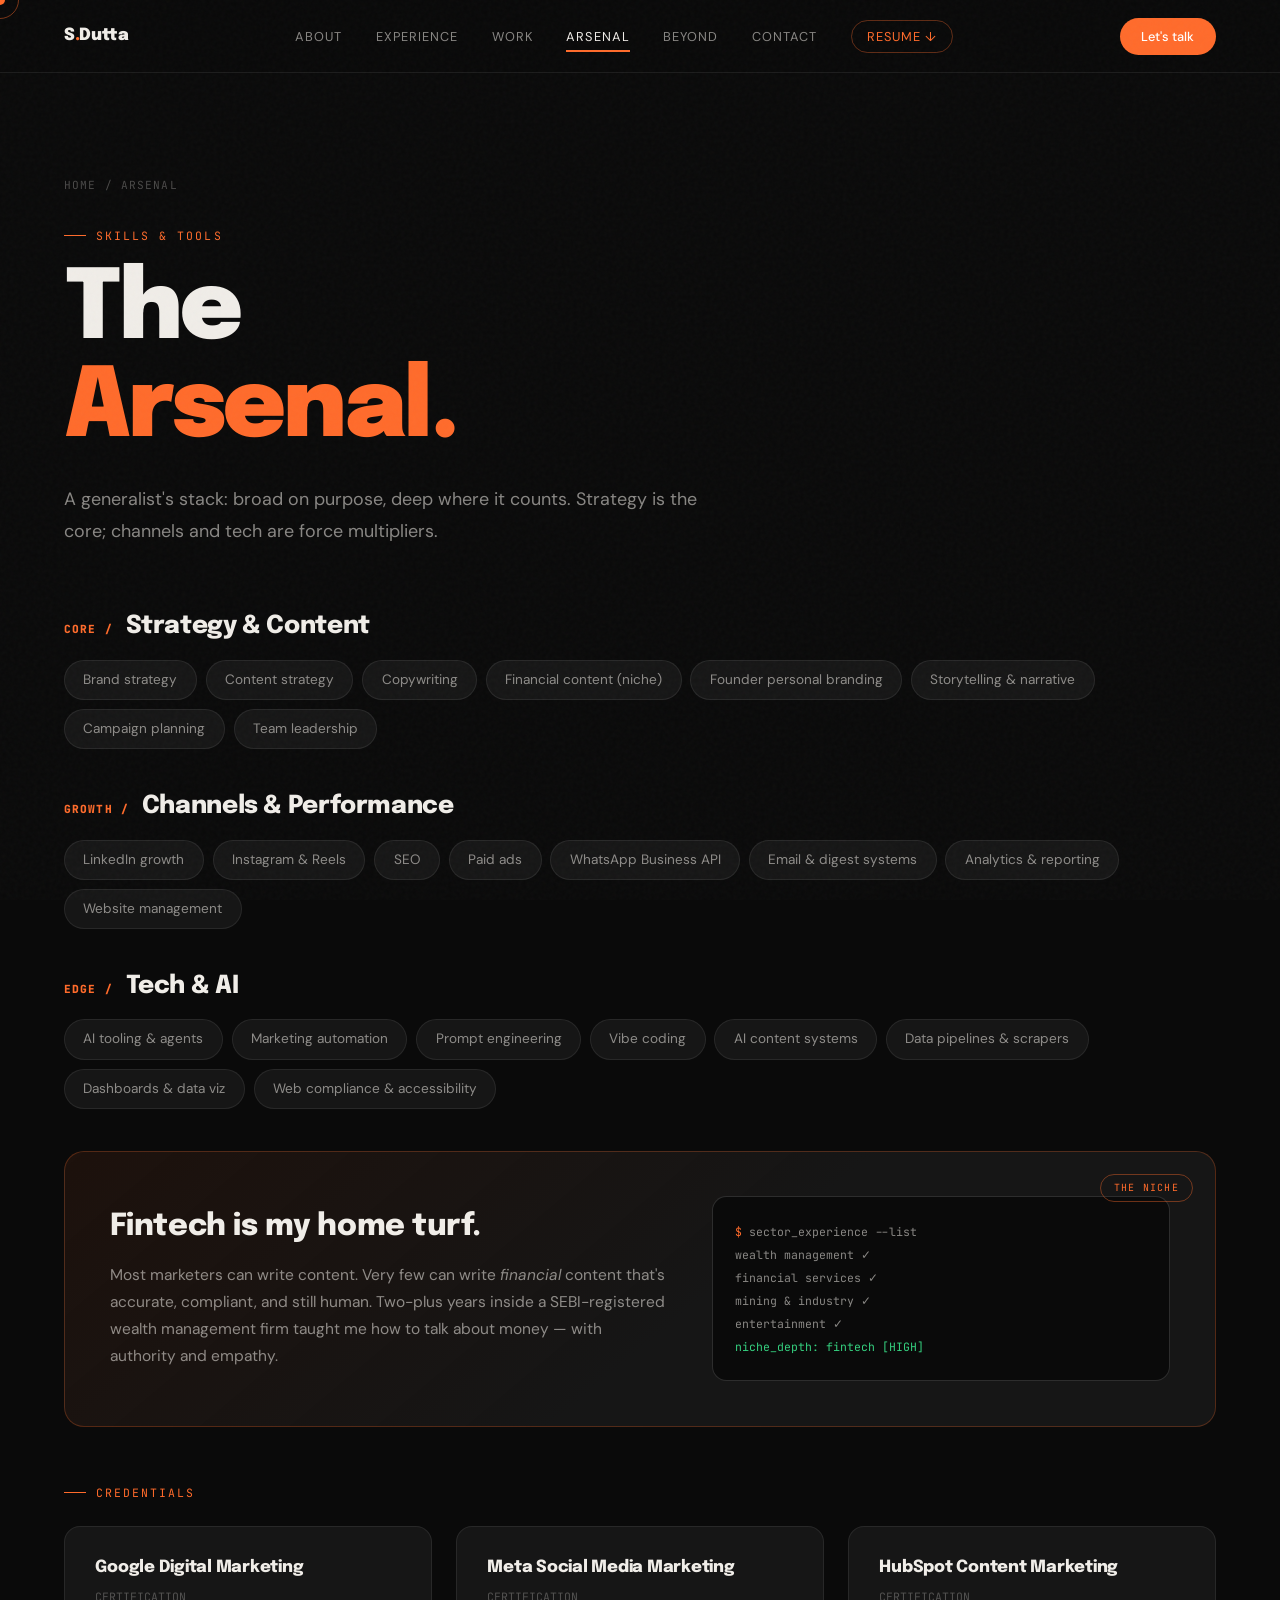
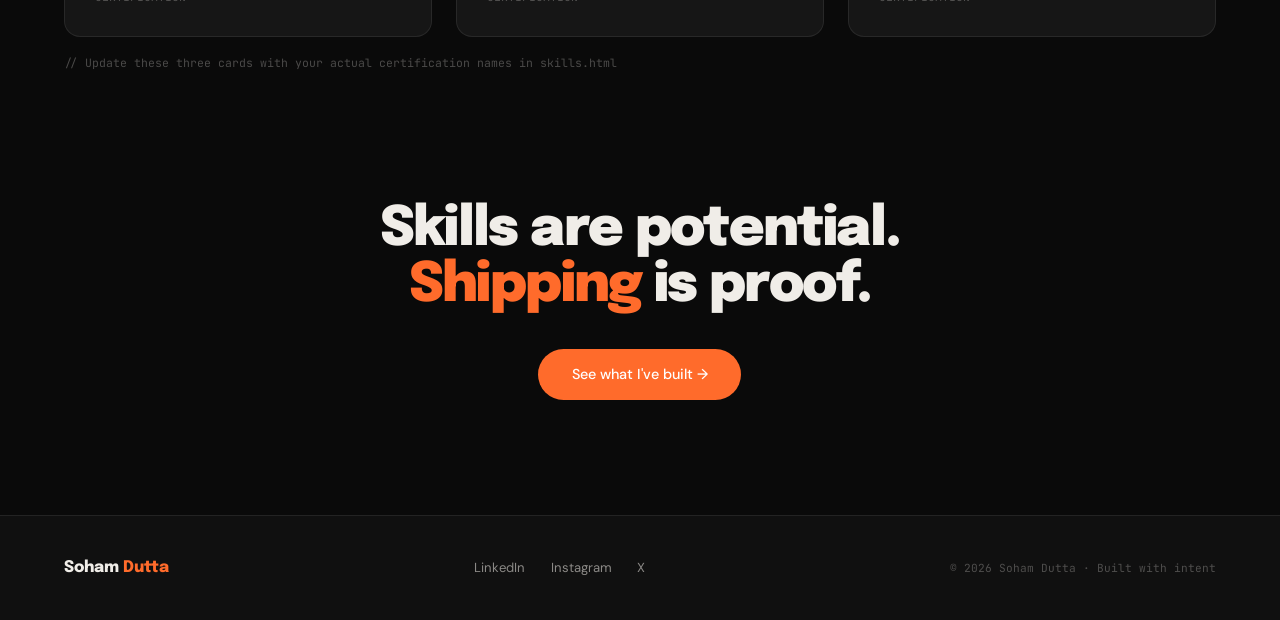
<file: skills.html>
<!DOCTYPE html>
<html lang="en">
<head>
<meta charset="UTF-8">
<meta name="viewport" content="width=device-width, initial-scale=1.0">
<title>The Arsenal — Soham Dutta</title>
<meta name="description" content="The skills of Soham Dutta: brand strategy, fintech content, SEO, paid media, AI tooling, marketing automation and more.">
<link rel="preconnect" href="https://fonts.googleapis.com">
<link href="https://fonts.googleapis.com/css2?family=Epilogue:wght@700;800;900&family=DM+Sans:wght@300;400;500;600&family=JetBrains+Mono:wght@400;600&display=swap" rel="stylesheet">
<link rel="stylesheet" href="style.css">
</head>
<body>

<div class="noise"></div>
<div class="scroll-progress"></div>
<div id="cursor"></div>
<div id="cursor-ring"></div>

<nav>
  <a href="index.html" class="nav-logo">S<span>.</span>Dutta</a>
  <div class="nav-links">
    <a href="about.html">About</a>
    <a href="experience.html">Experience</a>
    <a href="work.html">Work</a>
    <a href="skills.html">Arsenal</a>
    <a href="beyond.html">Beyond</a>
    <a href="contact.html">Contact</a>
    <a href="resume.pdf" class="nav-dl" download>Resume ↓</a>
  </div>
  <a href="contact.html" class="nav-cta">Let's talk</a>
  <button class="nav-toggle" aria-label="Menu">☰</button>
</nav>

<main>

<section class="page-hero">
  <div class="inner">
    <div class="breadcrumb"><a href="index.html">Home</a> / Arsenal</div>
    <div class="eyebrow">Skills &amp; tools</div>
    <h1 class="h-xl reveal">The<br><span class="accent">Arsenal.</span></h1>
    <p class="lede reveal reveal-d1" style="margin-top:1.6rem">A generalist's stack: broad on purpose, deep where it counts. Strategy is the core; channels and tech are force multipliers.</p>
  </div>
</section>

<section class="section" style="padding-top:0">
  <div class="inner">

    <div class="skill-group reveal">
      <h3 class="h-md"><span class="k">CORE /</span> Strategy &amp; Content</h3>
      <div class="skill-cloud">
        <span class="skill-pill">Brand strategy</span>
        <span class="skill-pill">Content strategy</span>
        <span class="skill-pill">Copywriting</span>
        <span class="skill-pill">Financial content (niche)</span>
        <span class="skill-pill">Founder personal branding</span>
        <span class="skill-pill">Storytelling &amp; narrative</span>
        <span class="skill-pill">Campaign planning</span>
        <span class="skill-pill">Team leadership</span>
      </div>
    </div>

    <div class="skill-group reveal reveal-d1">
      <h3 class="h-md"><span class="k">GROWTH /</span> Channels &amp; Performance</h3>
      <div class="skill-cloud">
        <span class="skill-pill">LinkedIn growth</span>
        <span class="skill-pill">Instagram &amp; Reels</span>
        <span class="skill-pill">SEO</span>
        <span class="skill-pill">Paid ads</span>
        <span class="skill-pill">WhatsApp Business API</span>
        <span class="skill-pill">Email &amp; digest systems</span>
        <span class="skill-pill">Analytics &amp; reporting</span>
        <span class="skill-pill">Website management</span>
      </div>
    </div>

    <div class="skill-group reveal reveal-d2">
      <h3 class="h-md"><span class="k">EDGE /</span> Tech &amp; AI</h3>
      <div class="skill-cloud">
        <span class="skill-pill">AI tooling &amp; agents</span>
        <span class="skill-pill">Marketing automation</span>
        <span class="skill-pill">Prompt engineering</span>
        <span class="skill-pill">Vibe coding</span>
        <span class="skill-pill">AI content systems</span>
        <span class="skill-pill">Data pipelines &amp; scrapers</span>
        <span class="skill-pill">Dashboards &amp; data viz</span>
        <span class="skill-pill">Web compliance &amp; accessibility</span>
      </div>
    </div>

    <!-- The niche callout -->
    <div class="proj-featured reveal" style="margin-top:2rem">
      <span class="badge">The niche</span>
      <div>
        <h2 class="h-md" style="font-size:clamp(1.4rem,2.6vw,1.9rem)">Fintech is my home turf.</h2>
        <p class="lede" style="margin-top:1rem;font-size:.97rem">Most marketers can write content. Very few can write <i>financial</i> content that's accurate, compliant, and still human. Two-plus years inside a SEBI-registered wealth management firm taught me how to talk about money — with authority and empathy.</p>
      </div>
      <div class="proj-visual">
        <div class="ln"><span class="p">$</span> sector_experience --list</div>
        <div class="ln">wealth management ✓</div>
        <div class="ln">financial services ✓</div>
        <div class="ln">mining &amp; industry ✓</div>
        <div class="ln">entertainment ✓</div>
        <div class="ln"><span class="g">niche_depth: fintech [HIGH]</span></div>
      </div>
    </div>

    <!-- Credentials -->
    <div style="margin-top:3.5rem">
      <div class="eyebrow reveal">Credentials</div>
      <div class="grid-3" style="margin-top:1.5rem">
        <div class="card reveal">
          <h3 class="h-md" style="font-size:1.05rem">Google Digital Marketing</h3>
          <p style="color:var(--ink-dim);font-family:var(--font-mono);font-size:.72rem;margin-top:.5rem">CERTIFICATION</p>
        </div>
        <div class="card reveal reveal-d1">
          <h3 class="h-md" style="font-size:1.05rem">Meta Social Media Marketing</h3>
          <p style="color:var(--ink-dim);font-family:var(--font-mono);font-size:.72rem;margin-top:.5rem">CERTIFICATION</p>
        </div>
        <div class="card reveal reveal-d2">
          <h3 class="h-md" style="font-size:1.05rem">HubSpot Content Marketing</h3>
          <p style="color:var(--ink-dim);font-family:var(--font-mono);font-size:.72rem;margin-top:.5rem">CERTIFICATION</p>
        </div>
      </div>
      <p class="reveal" style="font-family:var(--font-mono);font-size:.72rem;color:var(--ink-dim);margin-top:1rem">// Update these three cards with your actual certification names in skills.html</p>
    </div>

  </div>
</section>

<section class="section" style="text-align:center;padding-top:1rem">
  <div class="inner">
    <h2 class="h-lg reveal">Skills are potential.<br><span class="accent">Shipping</span> is proof.</h2>
    <div class="reveal reveal-d1" style="margin-top:2.2rem">
      <a href="work.html" class="btn btn-primary">See what I've built →</a>
    </div>
  </div>
</section>

</main>

<footer>
  <div class="foot-name">Soham <span class="accent">Dutta</span></div>
  <div class="foot-links">
    <a href="#" target="_blank" rel="noopener">LinkedIn</a>
    <a href="#" target="_blank" rel="noopener">Instagram</a>
    <a href="#" target="_blank" rel="noopener">X</a>
  </div>
  <div class="foot-copy">© 2026 Soham Dutta · Built with intent</div>
</footer>

<script src="main.js"></script>
</body>
</html>
</file>
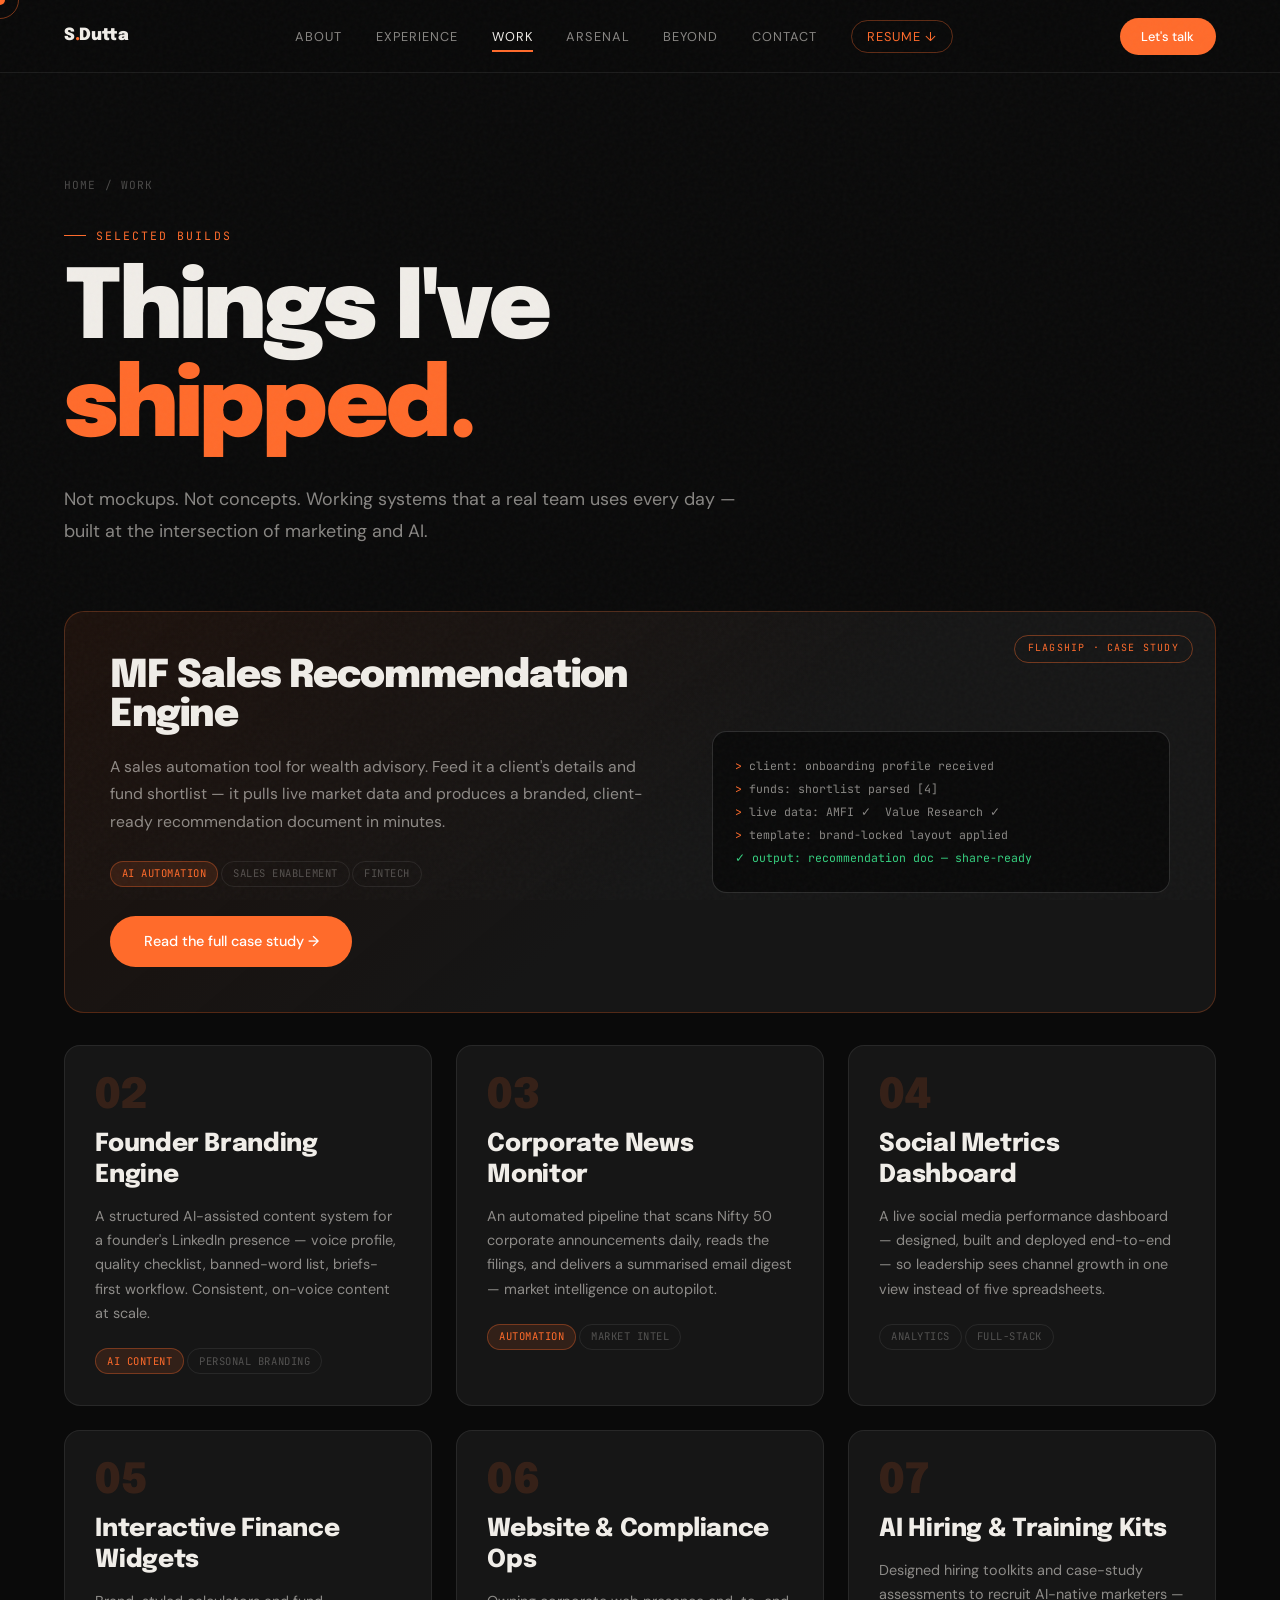
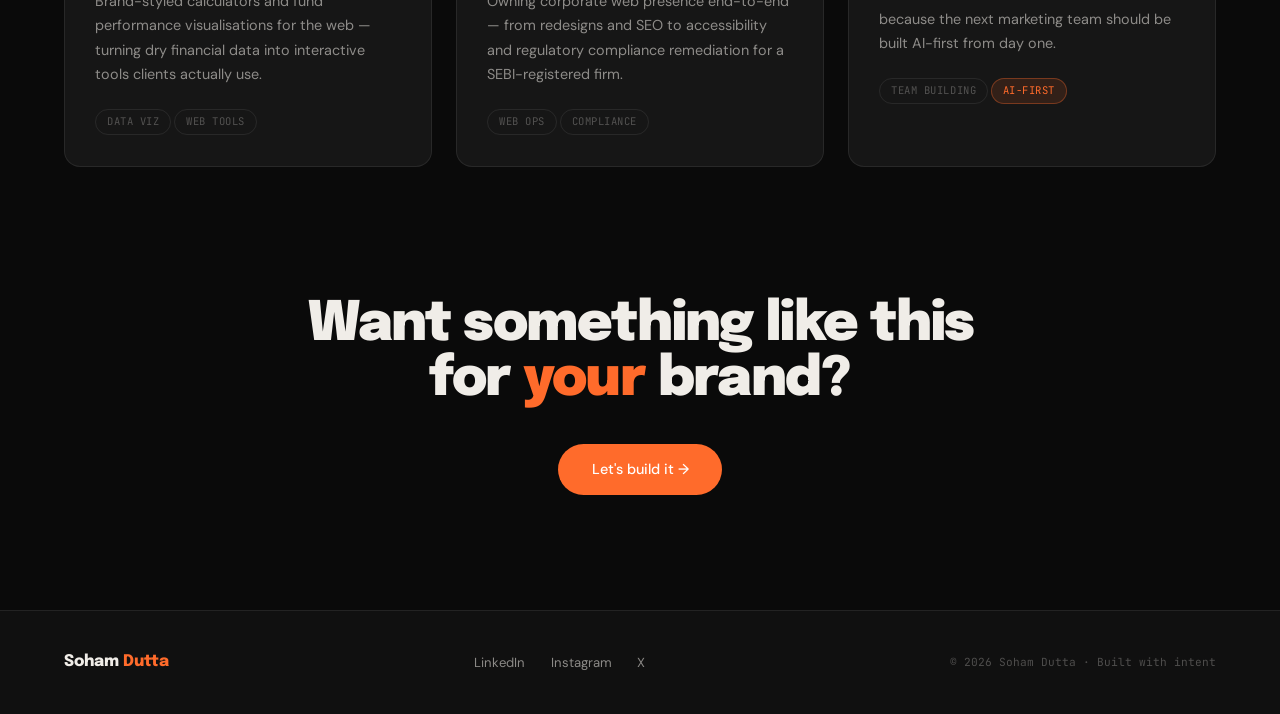
<file: work.html>
<!DOCTYPE html>
<html lang="en">
<head>
<meta charset="UTF-8">
<meta name="viewport" content="width=device-width, initial-scale=1.0">
<title>Work — Soham Dutta</title>
<meta name="description" content="Selected projects by Soham Dutta: AI sales tools, marketing automation systems, founder branding engines and fintech dashboards.">
<link rel="preconnect" href="https://fonts.googleapis.com">
<link href="https://fonts.googleapis.com/css2?family=Epilogue:wght@700;800;900&family=DM+Sans:wght@300;400;500;600&family=JetBrains+Mono:wght@400;600&display=swap" rel="stylesheet">
<link rel="stylesheet" href="style.css">
</head>
<body>

<div class="noise"></div>
<div class="scroll-progress"></div>
<div id="cursor"></div>
<div id="cursor-ring"></div>

<nav>
  <a href="index.html" class="nav-logo">S<span>.</span>Dutta</a>
  <div class="nav-links">
    <a href="about.html">About</a>
    <a href="experience.html">Experience</a>
    <a href="work.html">Work</a>
    <a href="skills.html">Arsenal</a>
    <a href="beyond.html">Beyond</a>
    <a href="contact.html">Contact</a>
    <a href="resume.pdf" class="nav-dl" download>Resume ↓</a>
  </div>
  <a href="contact.html" class="nav-cta">Let's talk</a>
  <button class="nav-toggle" aria-label="Menu">☰</button>
</nav>

<main>

<section class="page-hero">
  <div class="inner">
    <div class="breadcrumb"><a href="index.html">Home</a> / Work</div>
    <div class="eyebrow">Selected builds</div>
    <h1 class="h-xl reveal">Things I've<br><span class="accent">shipped.</span></h1>
    <p class="lede reveal reveal-d1" style="margin-top:1.6rem">Not mockups. Not concepts. Working systems that a real team uses every day — built at the intersection of marketing and AI.</p>
  </div>
</section>

<section class="section" style="padding-top:0">
  <div class="inner">

    <!-- Featured -->
    <div class="proj-featured reveal">
      <span class="badge">Flagship · Case study</span>
      <div>
        <h2 class="h-lg" style="font-size:clamp(1.7rem,3.4vw,2.4rem)">MF Sales Recommendation Engine</h2>
        <p class="lede" style="margin-top:1.1rem;font-size:.98rem">A sales automation tool for wealth advisory. Feed it a client's details and fund shortlist — it pulls live market data and produces a branded, client-ready recommendation document in minutes.</p>
        <div style="margin-top:1.4rem">
          <span class="chip chip-hot">AI automation</span><span class="chip">Sales enablement</span><span class="chip">Fintech</span>
        </div>
        <div style="margin-top:1.8rem">
          <a href="mf-tool.html" class="btn btn-primary">Read the full case study →</a>
        </div>
      </div>
      <div class="proj-visual">
        <div class="ln"><span class="p">&gt;</span> client: onboarding profile received</div>
        <div class="ln"><span class="p">&gt;</span> funds: shortlist parsed [4]</div>
        <div class="ln"><span class="p">&gt;</span> live data: AMFI ✓ &nbsp;Value Research ✓</div>
        <div class="ln"><span class="p">&gt;</span> template: brand-locked layout applied</div>
        <div class="ln"><span class="g">✓ output: recommendation doc — share-ready</span></div>
      </div>
    </div>

    <!-- Grid of other projects -->
    <div class="grid-3">

      <div class="card reveal">
        <div class="proj-num">02</div>
        <h3 class="h-md">Founder Branding Engine</h3>
        <p style="color:var(--ink-muted);font-size:.9rem;margin-top:.8rem;line-height:1.7">A structured AI-assisted content system for a founder's LinkedIn presence — voice profile, quality checklist, banned-word list, briefs-first workflow. Consistent, on-voice content at scale.</p>
        <div style="margin-top:1.2rem"><span class="chip chip-hot">AI content</span><span class="chip">Personal branding</span></div>
      </div>

      <div class="card reveal reveal-d1">
        <div class="proj-num">03</div>
        <h3 class="h-md">Corporate News Monitor</h3>
        <p style="color:var(--ink-muted);font-size:.9rem;margin-top:.8rem;line-height:1.7">An automated pipeline that scans Nifty 50 corporate announcements daily, reads the filings, and delivers a summarised email digest — market intelligence on autopilot.</p>
        <div style="margin-top:1.2rem"><span class="chip chip-hot">Automation</span><span class="chip">Market intel</span></div>
      </div>

      <div class="card reveal reveal-d2">
        <div class="proj-num">04</div>
        <h3 class="h-md">Social Metrics Dashboard</h3>
        <p style="color:var(--ink-muted);font-size:.9rem;margin-top:.8rem;line-height:1.7">A live social media performance dashboard — designed, built and deployed end-to-end — so leadership sees channel growth in one view instead of five spreadsheets.</p>
        <div style="margin-top:1.2rem"><span class="chip">Analytics</span><span class="chip">Full-stack</span></div>
      </div>

      <div class="card reveal">
        <div class="proj-num">05</div>
        <h3 class="h-md">Interactive Finance Widgets</h3>
        <p style="color:var(--ink-muted);font-size:.9rem;margin-top:.8rem;line-height:1.7">Brand-styled calculators and fund performance visualisations for the web — turning dry financial data into interactive tools clients actually use.</p>
        <div style="margin-top:1.2rem"><span class="chip">Data viz</span><span class="chip">Web tools</span></div>
      </div>

      <div class="card reveal reveal-d1">
        <div class="proj-num">06</div>
        <h3 class="h-md">Website &amp; Compliance Ops</h3>
        <p style="color:var(--ink-muted);font-size:.9rem;margin-top:.8rem;line-height:1.7">Owning corporate web presence end-to-end — from redesigns and SEO to accessibility and regulatory compliance remediation for a SEBI-registered firm.</p>
        <div style="margin-top:1.2rem"><span class="chip">Web ops</span><span class="chip">Compliance</span></div>
      </div>

      <div class="card reveal reveal-d2">
        <div class="proj-num">07</div>
        <h3 class="h-md">AI Hiring &amp; Training Kits</h3>
        <p style="color:var(--ink-muted);font-size:.9rem;margin-top:.8rem;line-height:1.7">Designed hiring toolkits and case-study assessments to recruit AI-native marketers — because the next marketing team should be built AI-first from day one.</p>
        <div style="margin-top:1.2rem"><span class="chip">Team building</span><span class="chip chip-hot">AI-first</span></div>
      </div>

    </div>
  </div>
</section>

<section class="section" style="text-align:center;padding-top:1rem">
  <div class="inner">
    <h2 class="h-lg reveal">Want something like this<br>for <span class="accent">your</span> brand?</h2>
    <div class="reveal reveal-d1" style="margin-top:2.2rem">
      <a href="contact.html" class="btn btn-primary">Let's build it →</a>
    </div>
  </div>
</section>

</main>

<footer>
  <div class="foot-name">Soham <span class="accent">Dutta</span></div>
  <div class="foot-links">
    <a href="#" target="_blank" rel="noopener">LinkedIn</a>
    <a href="#" target="_blank" rel="noopener">Instagram</a>
    <a href="#" target="_blank" rel="noopener">X</a>
  </div>
  <div class="foot-copy">© 2026 Soham Dutta · Built with intent</div>
</footer>

<script src="main.js"></script>
</body>
</html>
</file>
<file: style.css>
/* ==========================================================================
   SOHAM DUTTA — Marketing Generalist
   Design system: Terminal Dark / Signal Orange
   Edit tokens below to re-theme the whole site.
   ========================================================================== */

:root{
  --bg:          #0a0a0a;
  --bg-low:      #101010;
  --bg-mid:      #161616;
  --bg-high:     #1e1e1e;
  --ink:         #f0ede8;
  --ink-muted:   rgba(240,237,232,0.55);
  --ink-dim:     rgba(240,237,232,0.28);
  --orange:      #ff6b2b;
  --orange-deep: #e5551a;
  --orange-pale: rgba(255,107,43,0.12);
  --green:       #35d07f;
  --line:        rgba(255,255,255,0.08);
  --line-strong: rgba(255,255,255,0.14);

  --font-display:'Epilogue',sans-serif;
  --font-body:   'DM Sans',sans-serif;
  --font-mono:   'JetBrains Mono',monospace;

  --pad-x: clamp(1.25rem, 5vw, 5rem);
  --radius: 1rem;
  --radius-sm: .6rem;
}

*{margin:0;padding:0;box-sizing:border-box}
html{scroll-behavior:smooth}
body{
  background:var(--bg);
  color:var(--ink);
  font-family:var(--font-body);
  font-size:16px;
  line-height:1.65;
  overflow-x:hidden;
}
@media(hover:hover) and (pointer:fine){ body{cursor:none} body a, body button{cursor:none} }

::selection{background:var(--orange);color:#fff}
img{max-width:100%;display:block}
a{color:inherit;text-decoration:none}
ul{list-style:none}

/* ---- noise grain ------------------------------------------------------- */
.noise{position:fixed;inset:0;z-index:2000;pointer-events:none;opacity:.03;
  background-image:url("data:image/svg+xml,%3Csvg viewBox='0 0 256 256' xmlns='http://www.w3.org/2000/svg'%3E%3Cfilter id='n'%3E%3CfeTurbulence type='fractalNoise' baseFrequency='0.9' numOctaves='4' stitchTiles='stitch'/%3E%3C/filter%3E%3Crect width='100%25' height='100%25' filter='url(%23n)'/%3E%3C/svg%3E")}

/* ---- custom cursor ------------------------------------------------------ */
#cursor,#cursor-ring{position:fixed;pointer-events:none;border-radius:50%;transform:translate(-50%,-50%);z-index:9999}
#cursor{width:10px;height:10px;background:var(--orange);transition:width .2s,height .2s,background .2s}
#cursor-ring{width:38px;height:38px;border:1px solid rgba(255,107,43,.45);z-index:9998;transition:width .25s ease,height .25s ease,border-color .25s}
body.cursor-hover #cursor{width:16px;height:16px;background:#fff}
body.cursor-hover #cursor-ring{width:58px;height:58px;border-color:rgba(255,107,43,.9)}
@media(hover:none),(pointer:coarse){#cursor,#cursor-ring{display:none}}

/* ---- scroll progress ---------------------------------------------------- */
.scroll-progress{position:fixed;top:0;left:0;height:2px;width:0;background:var(--orange);z-index:1500;transition:width .08s linear}

/* ---- ticker (signature) ------------------------------------------------- */
.ticker{border-top:1px solid var(--line);border-bottom:1px solid var(--line);
  background:var(--bg-low);overflow:hidden;white-space:nowrap;padding:.55rem 0;position:relative}
.ticker-track{display:inline-flex;gap:2.75rem;animation:ticker 36s linear infinite;will-change:transform}
.ticker:hover .ticker-track{animation-play-state:paused}
@keyframes ticker{from{transform:translateX(0)}to{transform:translateX(-50%)}}
.tick{font-family:var(--font-mono);font-size:.74rem;letter-spacing:.06em;color:var(--ink-muted);display:inline-flex;align-items:center;gap:.5rem}
.tick b{color:var(--ink);font-weight:600}
.tick .up{color:var(--green)} .tick .hot{color:var(--orange)}

/* ---- nav ----------------------------------------------------------------- */
nav{position:fixed;top:0;left:0;right:0;z-index:1000;
  display:flex;justify-content:space-between;align-items:center;
  padding:1.1rem var(--pad-x);
  background:rgba(10,10,10,.72);backdrop-filter:blur(18px);-webkit-backdrop-filter:blur(18px);
  border-bottom:1px solid var(--line)}
.nav-logo{font-family:var(--font-display);font-weight:900;font-size:1.05rem;letter-spacing:-.02em}
.nav-logo span{color:var(--orange)}
.nav-links{display:flex;gap:2.1rem;align-items:center}
.nav-links a{font-size:.8rem;letter-spacing:.08em;text-transform:uppercase;color:var(--ink-muted);position:relative;transition:color .25s}
.nav-links a::after{content:'';position:absolute;left:0;bottom:-5px;width:0;height:1.5px;background:var(--orange);transition:width .3s}
.nav-links a:hover,.nav-links a.active{color:var(--ink)}
.nav-links a:hover::after,.nav-links a.active::after{width:100%}
.nav-cta{background:var(--orange);color:#fff;padding:.5rem 1.35rem;border-radius:2rem;font-size:.8rem;font-weight:500;transition:transform .25s,box-shadow .25s}
.nav-cta:hover{transform:translateY(-2px);box-shadow:0 8px 28px rgba(255,107,43,.35)}

/* mobile nav */
.nav-toggle{display:none;background:none;border:none;color:var(--ink);font-size:1.4rem;line-height:1}
body.nav-open{overflow:hidden}
@media(max-width:820px){
  .nav-links{position:absolute;top:100%;left:0;right:0;height:100svh;
    background:rgba(10,10,10,.98);backdrop-filter:blur(14px);-webkit-backdrop-filter:blur(14px);
    flex-direction:column;justify-content:flex-start;align-items:flex-start;
    padding:3rem var(--pad-x) 0;gap:2rem;border-top:1px solid var(--line);
    opacity:0;visibility:hidden;pointer-events:none;transform:translateY(-8px);
    transition:opacity .3s ease,transform .3s ease,visibility 0s .3s}
  .nav-links.open{opacity:1;visibility:visible;pointer-events:auto;transform:translateY(0);transition:opacity .3s ease,transform .3s ease}
  .nav-links a{font-size:1.35rem;font-family:var(--font-display);font-weight:800;letter-spacing:-.01em}
  .nav-toggle{display:block;z-index:10}
  .nav-cta{display:none}
}

/* ---- page shell ----------------------------------------------------------- */
main{padding-top:64px}
.section{padding:clamp(4rem,9vw,7.5rem) var(--pad-x);position:relative}
.inner{max-width:1180px;margin:0 auto}
.eyebrow{font-family:var(--font-mono);font-size:.72rem;letter-spacing:.18em;text-transform:uppercase;color:var(--orange);margin-bottom:1.1rem;display:flex;align-items:center;gap:.6rem}
.eyebrow::before{content:'';width:22px;height:1px;background:var(--orange)}
h1,h2,h3{font-family:var(--font-display);letter-spacing:-.03em;line-height:1.02}
.h-xl{font-size:clamp(2.7rem,7.5vw,6rem);font-weight:900}
.h-lg{font-size:clamp(2.1rem,4.5vw,3.4rem);font-weight:900}
.h-md{font-size:clamp(1.2rem,2.2vw,1.55rem);font-weight:800;letter-spacing:-.015em;line-height:1.25}
.lede{font-size:clamp(1rem,1.4vw,1.15rem);color:var(--ink-muted);max-width:56ch;line-height:1.75}
.accent{color:var(--orange)}

/* ---- buttons -------------------------------------------------------------- */
.btn{display:inline-flex;align-items:center;gap:.55rem;padding:.85rem 2.1rem;border-radius:2rem;
  font-size:.9rem;font-weight:500;font-family:var(--font-body);border:none;transition:transform .25s,box-shadow .25s,background .25s;will-change:transform}
.btn-primary{background:var(--orange);color:#fff}
.btn-primary:hover{background:var(--orange-deep);box-shadow:0 10px 34px rgba(255,107,43,.35)}
.btn-ghost{background:transparent;border:1px solid var(--line-strong);color:var(--ink)}
.btn-ghost:hover{border-color:rgba(255,107,43,.5);background:var(--orange-pale)}

/* ---- cards ----------------------------------------------------------------- */
.card{background:var(--bg-mid);border:1px solid var(--line);border-radius:var(--radius);padding:1.9rem;
  transition:transform .35s ease,border-color .35s,background .35s;position:relative;overflow:hidden}
.card:hover{transform:translateY(-4px);border-color:rgba(255,107,43,.3);background:var(--bg-high)}
.card::after{content:'';position:absolute;left:0;right:0;bottom:0;height:2px;transform:scaleX(0);transform-origin:left;
  background:linear-gradient(90deg,var(--orange),transparent);transition:transform .45s ease}
.card:hover::after{transform:scaleX(1)}

.chip{display:inline-block;font-family:var(--font-mono);font-size:.66rem;letter-spacing:.05em;text-transform:uppercase;
  color:var(--ink-dim);border:1px solid var(--line);border-radius:2rem;padding:.22rem .68rem;margin:.18rem .18rem 0 0}
.chip-hot{color:var(--orange);border-color:rgba(255,107,43,.35);background:var(--orange-pale)}

/* ---- grids ------------------------------------------------------------------ */
.grid-2{display:grid;grid-template-columns:1fr 1fr;gap:1.5rem}
.grid-3{display:grid;grid-template-columns:repeat(3,1fr);gap:1.5rem}
@media(max-width:900px){.grid-3{grid-template-columns:1fr 1fr}}
@media(max-width:640px){.grid-2,.grid-3{grid-template-columns:1fr}}

/* ---- reveal animation -------------------------------------------------------- */
.reveal{opacity:0;transform:translateY(26px);transition:opacity .7s ease,transform .7s cubic-bezier(.22,1,.36,1)}
.reveal.in{opacity:1;transform:translateY(0)}
.reveal-d1{transition-delay:.08s}.reveal-d2{transition-delay:.16s}.reveal-d3{transition-delay:.24s}
@media(prefers-reduced-motion:reduce){
  .reveal{opacity:1;transform:none;transition:none}
  .ticker-track{animation:none}
  *{scroll-behavior:auto!important}
}

/* ---- hero v2 · "The Uptrend" ------------------------------------------------------ */
.hero-grid-bg{position:absolute;inset:0;pointer-events:none;
  background-image:linear-gradient(var(--line) 1px,transparent 1px),linear-gradient(90deg,var(--line) 1px,transparent 1px);
  background-size:64px 64px;mask-image:radial-gradient(ellipse 90% 80% at 50% 40%,black 30%,transparent 75%);opacity:.5}
.hero-status{display:inline-flex;align-items:center;gap:.55rem;border:1px solid var(--line);border-radius:2rem;
  padding:.32rem 1rem .32rem .4rem;font-family:var(--font-mono);font-size:.68rem;letter-spacing:.1em;text-transform:uppercase;color:var(--ink-muted);background:rgba(10,10,10,.6);backdrop-filter:blur(8px)}
.status-avatar{width:26px;height:26px;border-radius:50%;object-fit:cover;object-position:center 20%;border:1px solid rgba(255,107,43,.5)}
.hero-status .dot{width:7px;height:7px;border-radius:50%;background:var(--green);animation:pulse 2s infinite}
@keyframes pulse{0%,100%{opacity:1}50%{opacity:.3}}

.hero2{min-height:calc(100svh - 64px);display:flex;flex-direction:column;justify-content:center;position:relative;
  overflow:hidden;padding:5.5rem var(--pad-x) 0}
.hero2::before{content:'';position:absolute;top:8%;left:-12%;width:60%;height:55%;pointer-events:none;z-index:0;
  background:radial-gradient(ellipse at center,rgba(255,107,43,.09) 0%,transparent 65%)}
.hero2::after{content:'';position:absolute;top:-10%;right:-5%;width:40%;height:45%;pointer-events:none;z-index:0;
  background:radial-gradient(ellipse at center,rgba(255,107,43,.06) 0%,transparent 70%)}
.hero2-inner{position:relative;z-index:2;max-width:1180px;margin:0 auto;width:100%}
.hero2-top{display:flex;justify-content:space-between;align-items:center;gap:1rem;margin-bottom:clamp(1.6rem,3.5vh,3rem);flex-wrap:wrap}
.hero2-coord{font-family:var(--font-mono);font-size:.64rem;letter-spacing:.14em;color:var(--ink-dim)}

.hero2-title{display:flex;flex-direction:column;margin:0}
.ht-line{display:block;font-family:var(--font-display);font-weight:900;text-transform:uppercase;
  font-size:clamp(3rem,11.5vw,8.6rem);line-height:.95;letter-spacing:-.035em}
.ht-solid{color:var(--ink)}
.ht-outline{color:transparent;-webkit-text-stroke:2px rgba(240,237,232,.85);paint-order:stroke}
@supports not (-webkit-text-stroke:2px #fff){.ht-outline{color:var(--ink-muted)}}
.ht-accent{color:var(--orange);display:flex;align-items:baseline;gap:.15em;min-height:1em}
.ht-accent .roto{white-space:nowrap}
.ht-accent .caret{animation:pulse 1.1s steps(2) infinite;font-size:.55em;transform:translateY(-.1em)}

.hero2-bottom{display:flex;justify-content:space-between;align-items:flex-end;gap:2.5rem;
  margin-top:clamp(1.8rem,4vh,3.2rem);flex-wrap:wrap}
.hero2-lede{font-size:clamp(.95rem,1.3vw,1.1rem);color:var(--ink-muted);max-width:44ch;line-height:1.75}
.hero2-actions{display:flex;gap:1rem;flex-wrap:wrap}

/* chart */
.hero2-chart{position:absolute;left:0;right:0;bottom:0;height:min(58vh,520px);z-index:0;pointer-events:none}
.hero2-chart svg{width:100%;height:100%;display:block}
.chart-tag{position:absolute;font-family:var(--font-mono);font-size:.62rem;letter-spacing:.1em;color:var(--orange);
  opacity:0;transform:translateY(8px);transition:opacity .6s ease,transform .6s ease;text-shadow:0 0 18px rgba(255,107,43,.6)}
.chart-tag.on{opacity:.85;transform:translateY(0)}
@keyframes ringPulse{0%{r:5;opacity:.8}100%{r:22;opacity:0}}

/* market strip */
.hero2-strip{position:relative;z-index:2;display:flex;gap:2.4rem;align-items:center;flex-wrap:wrap;
  max-width:1180px;margin:clamp(2rem,5vh,4rem) auto 0;width:100%;
  border-top:1px solid var(--line);padding:1.1rem 0 1.4rem;
  font-family:var(--font-mono);font-size:.7rem;letter-spacing:.08em;color:var(--ink-muted)}
.strip-item b{color:var(--ink-dim);font-weight:400;margin-right:.45rem}
.strip-item .up{color:var(--green);font-style:normal}
.strip-scroll{margin-left:auto;color:var(--ink-dim);animation:pulse 2.4s infinite}

@media(max-width:700px){
  .hero2{min-height:calc(100svh - 64px);justify-content:flex-start;padding-top:4.8rem}
  .hero2-top{margin-bottom:1.2rem}
  .hero2-coord{display:none}
  .ht-line{font-size:clamp(2.9rem,15vw,5rem)}
  .ht-accent{font-size:clamp(2.3rem,12vw,5rem)}
  .hero2-bottom{flex-direction:column;align-items:flex-start;gap:1.3rem;margin-top:1.4rem}
  .hero2-lede{font-size:.95rem}
  .hero2-chart{height:32svh;opacity:.75}
  .chart-tag:nth-of-type(odd){display:none}
  .hero2-strip{margin-top:auto;padding:.85rem 0 1rem;gap:.8rem 1.3rem;font-size:.58rem}
  .strip-scroll{display:none}
}

/* ---- footer --------------------------------------------------------------------- */
footer{border-top:1px solid var(--line);padding:2.4rem var(--pad-x);display:flex;justify-content:space-between;align-items:center;gap:1rem;flex-wrap:wrap;background:var(--bg-low)}
.foot-name{font-family:var(--font-display);font-weight:800}
.foot-links{display:flex;gap:1.6rem}
.foot-links a{font-size:.82rem;color:var(--ink-muted);transition:color .25s}
.foot-links a:hover{color:var(--orange)}
.foot-copy{font-family:var(--font-mono);font-size:.7rem;color:var(--ink-dim)}

/* ---- experience timeline ---------------------------------------------------------- */
.xp-list{display:flex;flex-direction:column;gap:1.4rem;margin-top:3rem}
.xp{display:grid;grid-template-columns:170px 1fr;gap:2rem;background:var(--bg-mid);border:1px solid var(--line);
  border-radius:var(--radius);padding:2.1rem 2.4rem;transition:border-color .3s,transform .3s;position:relative;overflow:hidden}
.xp::before{content:'';position:absolute;left:0;top:0;bottom:0;width:3px;background:transparent;transition:background .3s}
.xp:hover{border-color:rgba(255,107,43,.3);transform:translateX(4px)}
.xp:hover::before{background:var(--orange)}
.xp.current{background:rgba(255,107,43,.05);border-color:rgba(255,107,43,.22)}
.xp.current::before{background:var(--orange)}
.xp-when{font-family:var(--font-mono);font-size:.74rem;color:var(--ink-dim);letter-spacing:.04em;padding-top:.35rem}
.xp-when b{display:block;color:var(--orange);margin-bottom:.3rem;font-weight:600}
.xp-role{font-family:var(--font-display);font-weight:800;font-size:1.2rem;letter-spacing:-.015em}
.xp-org{color:var(--orange);font-weight:500;font-size:.92rem;margin:.25rem 0 .8rem}
.xp-desc{color:var(--ink-muted);font-size:.93rem;line-height:1.75}
.xp-tags{margin-top:1rem}
@media(max-width:700px){.xp{grid-template-columns:1fr;gap:.9rem;padding:1.6rem}}

/* ---- project cards ------------------------------------------------------------------ */
.proj-featured{display:grid;grid-template-columns:1.1fr .9fr;gap:2.6rem;align-items:center;
  background:linear-gradient(140deg,rgba(255,107,43,.08),var(--bg-mid) 55%);
  border:1px solid rgba(255,107,43,.25);border-radius:1.25rem;padding:2.8rem;margin-bottom:2rem;position:relative;overflow:hidden}
.proj-featured .badge{position:absolute;top:1.4rem;right:1.4rem;font-family:var(--font-mono);font-size:.62rem;
  letter-spacing:.12em;text-transform:uppercase;color:var(--orange);border:1px solid rgba(255,107,43,.4);border-radius:2rem;padding:.3rem .8rem}
@media(max-width:850px){.proj-featured{grid-template-columns:1fr;padding:1.8rem}}
.proj-visual{background:var(--bg);border:1px solid var(--line-strong);border-radius:.9rem;padding:1.4rem;font-family:var(--font-mono);font-size:.72rem;line-height:2;color:var(--ink-muted)}
.proj-visual .ln .p{color:var(--orange)} .proj-visual .ln .g{color:var(--green)}
.proj-num{font-family:var(--font-display);font-size:2.6rem;font-weight:900;color:rgba(255,107,43,.14);line-height:1;margin-bottom:.7rem}

/* ---- case study ---------------------------------------------------------------------- */
.case-hero{padding:clamp(4rem,8vw,6rem) var(--pad-x) 3rem}
.case-meta{display:flex;gap:2.6rem;flex-wrap:wrap;margin-top:2.4rem;padding-top:1.8rem;border-top:1px solid var(--line)}
.case-meta div{min-width:130px}
.cm-label{font-family:var(--font-mono);font-size:.64rem;letter-spacing:.12em;text-transform:uppercase;color:var(--ink-dim)}
.cm-value{font-weight:600;margin-top:.3rem;font-size:.94rem}
.flow{display:grid;grid-template-columns:repeat(4,1fr);gap:0;margin-top:2.5rem;border:1px solid var(--line);border-radius:var(--radius);overflow:hidden}
.flow-step{padding:1.7rem 1.5rem;border-right:1px solid var(--line);background:var(--bg-mid);position:relative}
.flow-step:last-child{border-right:none}
.flow-step:hover{background:var(--bg-high)}
.fs-num{font-family:var(--font-mono);font-size:.68rem;color:var(--orange);letter-spacing:.1em}
.fs-title{font-family:var(--font-display);font-weight:800;margin:.5rem 0 .45rem;font-size:1rem}
.fs-desc{font-size:.82rem;color:var(--ink-muted);line-height:1.6}
@media(max-width:850px){.flow{grid-template-columns:1fr 1fr}.flow-step{border-bottom:1px solid var(--line)}}
@media(max-width:520px){.flow{grid-template-columns:1fr}}
.shot-placeholder{background:var(--bg-mid);border:1px dashed var(--line-strong);border-radius:var(--radius);
  aspect-ratio:16/9;display:flex;flex-direction:column;align-items:center;justify-content:center;gap:.6rem;color:var(--ink-dim);font-family:var(--font-mono);font-size:.78rem;text-align:center;padding:1rem}

/* ---- skills ---------------------------------------------------------------------------- */
.skill-group{margin-bottom:2.6rem}
.skill-group h3{margin-bottom:1.1rem;display:flex;align-items:baseline;gap:.8rem}
.skill-group h3 .k{font-family:var(--font-mono);font-size:.7rem;color:var(--orange);letter-spacing:.1em}
.skill-cloud{display:flex;flex-wrap:wrap;gap:.55rem}
.skill-pill{font-size:.85rem;padding:.5rem 1.15rem;border:1px solid var(--line);border-radius:2rem;color:var(--ink-muted);
  transition:all .25s;background:var(--bg-mid)}
.skill-pill:hover{border-color:rgba(255,107,43,.45);color:var(--ink);transform:translateY(-2px);background:var(--orange-pale)}

/* ---- quote band -------------------------------------------------------------------------- */
.quote-band{background:var(--bg-low);border-top:1px solid var(--line);border-bottom:1px solid var(--line);
  padding:clamp(3.5rem,7vw,5.5rem) var(--pad-x);text-align:center}
.quote-band blockquote{font-family:var(--font-display);font-weight:800;font-size:clamp(1.4rem,3.2vw,2.3rem);
  letter-spacing:-.02em;max-width:22ch;margin:0 auto;line-height:1.25}
.quote-band cite{display:block;margin-top:1.4rem;font-style:normal;font-family:var(--font-mono);font-size:.72rem;
  letter-spacing:.14em;text-transform:uppercase;color:var(--ink-dim)}

/* ---- contact ---------------------------------------------------------------------------- */
.contact-grid{display:grid;grid-template-columns:1fr 1fr;gap:4rem;align-items:start}
@media(max-width:850px){.contact-grid{grid-template-columns:1fr;gap:2.5rem}}
.contact-link{display:flex;align-items:center;gap:1.1rem;background:var(--bg-mid);border:1px solid var(--line);
  border-radius:.9rem;padding:1.15rem 1.4rem;transition:all .3s;margin-bottom:.9rem}
.contact-link:hover{border-color:rgba(255,107,43,.4);transform:translateX(5px);background:var(--bg-high)}
.cl-icon{width:42px;height:42px;flex-shrink:0;background:var(--orange-pale);border-radius:.6rem;display:flex;
  align-items:center;justify-content:center;color:var(--orange);font-size:1.05rem}
.cl-label{font-family:var(--font-mono);font-size:.62rem;color:var(--ink-dim);text-transform:uppercase;letter-spacing:.08em}
.cl-value{font-weight:500;font-size:.94rem;margin-top:.1rem}
.svc-list li{padding:.9rem 0;border-bottom:1px solid var(--line);display:flex;justify-content:space-between;
  align-items:center;color:var(--ink-muted);font-size:.95rem;transition:color .25s,padding-left .25s}
.svc-list li:hover{color:var(--ink);padding-left:.5rem}
.svc-list li::after{content:'→';color:var(--orange)}

/* ---- marquee word band -------------------------------------------------------------------- */
.word-band{overflow:hidden;white-space:nowrap;padding:1.6rem 0;border-top:1px solid var(--line);border-bottom:1px solid var(--line)}
.word-track{display:inline-flex;gap:2.2rem;animation:ticker 28s linear infinite}
.word-track span{font-family:var(--font-display);font-weight:900;font-size:clamp(1.3rem,3vw,2rem);
  letter-spacing:-.02em;color:var(--ink-dim)}
.word-track span.lit{color:var(--orange)}

/* ---- page hero (interior pages) ------------------------------------------------------------- */
.page-hero{padding:clamp(4.5rem,9vw,7rem) var(--pad-x) clamp(2.5rem,5vw,4rem)}
.breadcrumb{font-family:var(--font-mono);font-size:.7rem;letter-spacing:.1em;text-transform:uppercase;color:var(--ink-dim);margin-bottom:2rem}
.breadcrumb a{color:var(--ink-dim);transition:color .2s}
.breadcrumb a:hover{color:var(--orange)}

/* ---- resume download link ------------------------------------------------------------ */
.nav-dl{color:var(--orange)!important;border:1px solid rgba(255,107,43,.35);border-radius:2rem;padding:.3rem .95rem}
.nav-dl:hover{background:var(--orange-pale)}
.nav-dl::after{display:none!important}
</file>
